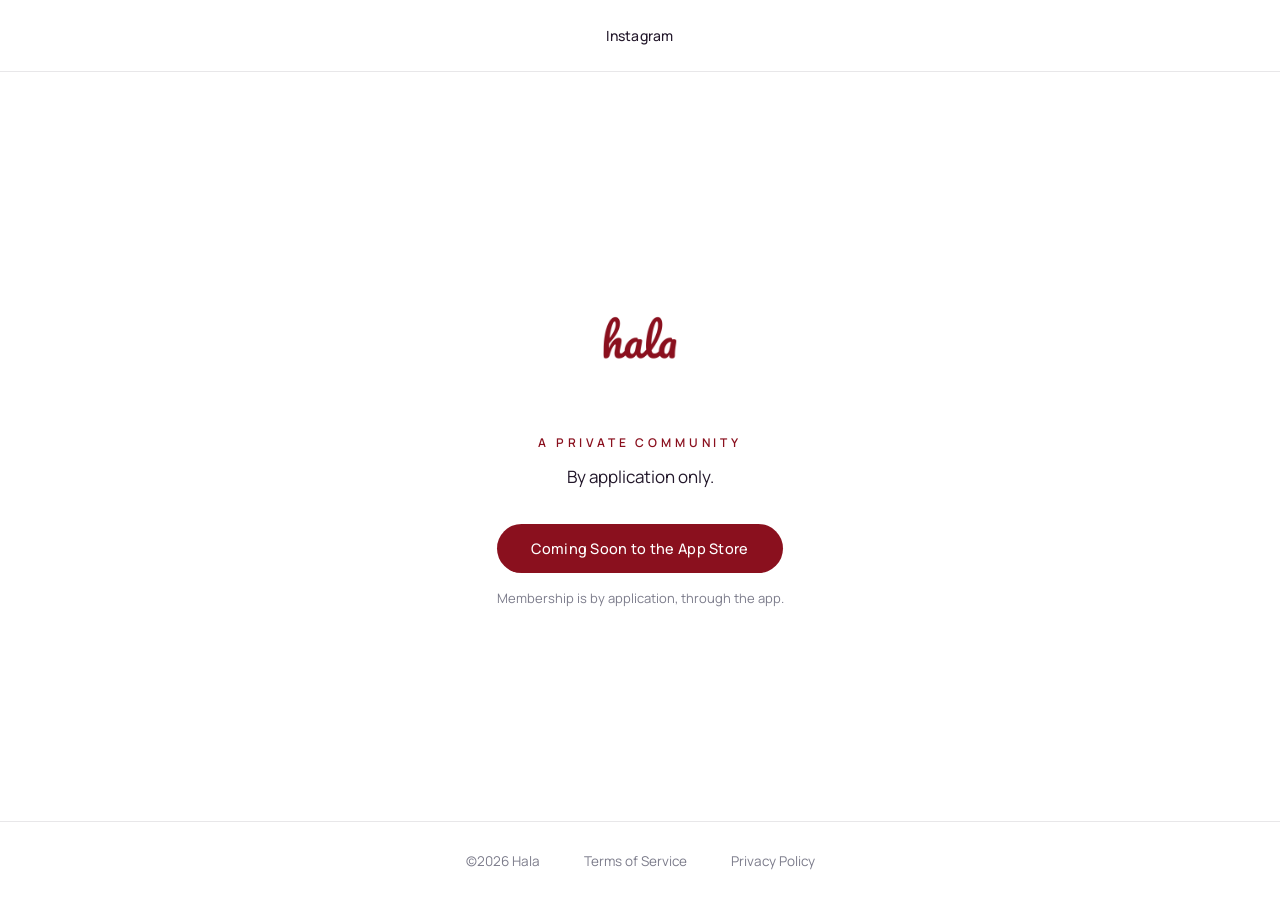
<file: index.html>
<!doctype html>
<html lang="en">
<head>
  <meta charset="utf-8" />
  <meta name="viewport" content="width=device-width, initial-scale=1" />
  <title>Hala — A Private Community</title>
  <meta name="description" content="Hala is a private, members-only community. Membership is by application only." />
  <link rel="icon" type="image/png" href="logo.png?v=5" />
  <link rel="apple-touch-icon" href="logo.png?v=5" />
  <meta property="og:title" content="Hala — A Private Community" />
  <meta property="og:description" content="A private, members-only community. By application only." />
  <meta property="og:image" content="https://halatheapp.com/logo.png?v=5" />
  <link rel="preconnect" href="https://fonts.googleapis.com" />
  <link rel="preconnect" href="https://fonts.gstatic.com" crossorigin />
  <link href="https://fonts.googleapis.com/css2?family=Manrope:wght@400;500;600;700&display=swap" rel="stylesheet" />
  <style>
    :root {
      --cream: #FFFFFF;
      --ink: #22172A;
      --olive: #8A101E;
      --muted: #7C7C8B;
      --hairline: rgba(34, 23, 42, 0.10);
    }
    * { margin: 0; padding: 0; box-sizing: border-box; }
    html, body { height: 100%; }
    body {
      font-family: 'Manrope', system-ui, -apple-system, sans-serif;
      background: var(--cream);
      color: var(--ink);
      display: flex;
      flex-direction: column;
      min-height: 100vh;
      -webkit-font-smoothing: antialiased;
    }
    a { color: inherit; text-decoration: none; }

    nav {
      display: flex;
      justify-content: center;
      gap: 44px;
      padding: 26px 24px;
      border-bottom: 1px solid var(--hairline);
    }
    nav a {
      font-size: 14px;
      font-weight: 500;
      letter-spacing: 0.02em;
      color: var(--ink);
      transition: color 0.2s ease;
    }
    nav a:hover { color: var(--olive); }

    main {
      flex: 1;
      display: flex;
      flex-direction: column;
      align-items: center;
      justify-content: center;
      text-align: center;
      padding: 64px 24px;
    }
    .logo {
      width: 108px;
      height: 108px;
      border-radius: 50%;
    }
    .overline {
      margin-top: 40px;
      font-size: 12px;
      font-weight: 600;
      letter-spacing: 0.32em;
      text-transform: uppercase;
      color: var(--olive);
    }
    .line {
      margin-top: 14px;
      font-size: 17px;
      font-weight: 400;
      color: var(--ink);
    }
    .pill {
      display: inline-block;
      margin-top: 36px;
      padding: 15px 34px;
      border-radius: 999px;
      background: var(--olive);
      color: var(--cream);
      font-size: 14.5px;
      font-weight: 500;
      letter-spacing: 0.02em;
    }
    .note {
      margin-top: 16px;
      font-size: 13px;
      color: var(--muted);
    }

    footer {
      border-top: 1px solid var(--hairline);
      padding: 30px 24px;
      display: flex;
      justify-content: center;
      gap: 44px;
      font-size: 13.5px;
      color: var(--muted);
    }
    footer a { color: var(--muted); transition: color 0.2s ease; }
    footer a:hover { color: var(--olive); }

    @media (max-width: 480px) {
      nav, footer { gap: 28px; }
      .logo { width: 92px; height: 92px; }
      .line { font-size: 16px; }
    }
  </style>
</head>
<body>
  <nav>
    <a href="https://instagram.com/halatheapp" target="_blank" rel="noopener">Instagram</a>
  </nav>

  <main>
    <img class="logo" src="logo.png?v=5" alt="Hala" width="108" height="108" />
    <p class="overline">A Private Community</p>
    <p class="line">By application only.</p>
    <span class="pill">Coming Soon to the App&nbsp;Store</span>
    <p class="note">Membership is by application, through the app.</p>
  </main>

  <footer>
    <span>&copy;2026 Hala</span>
    <a href="/terms.html">Terms of Service</a>
    <a href="/privacy.html">Privacy Policy</a>
  </footer>
</body>
</html>
</file>
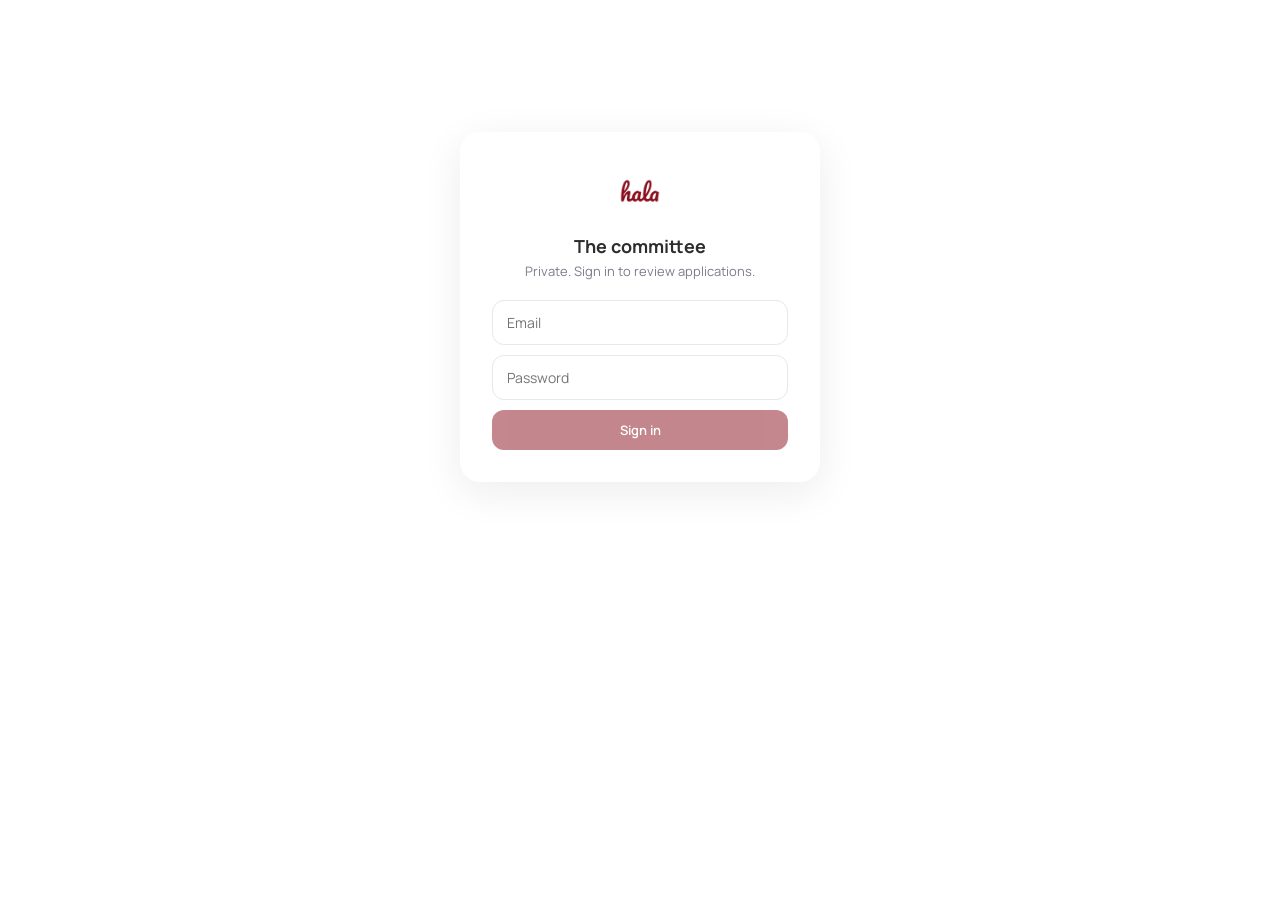
<file: admin/index.html>
<!doctype html>
<html lang="en">
  <head>
    <meta charset="UTF-8" />
    <meta name="viewport" content="width=device-width, initial-scale=1.0" />
    <meta name="robots" content="noindex, nofollow" />
    <title>Hala — Committee</title>
    <link rel="preconnect" href="https://fonts.googleapis.com" />
    <link
      href="https://fonts.googleapis.com/css2?family=Manrope:wght@400;500;600;700&display=swap"
      rel="stylesheet"
    />
    <script type="module" crossorigin src="/admin/assets/index-BuIF-k6N.js"></script>
    <link rel="stylesheet" crossorigin href="/admin/assets/index-CRYZe0pM.css">
  </head>
  <body>
    <div id="root"></div>
  </body>
</html>
</file>
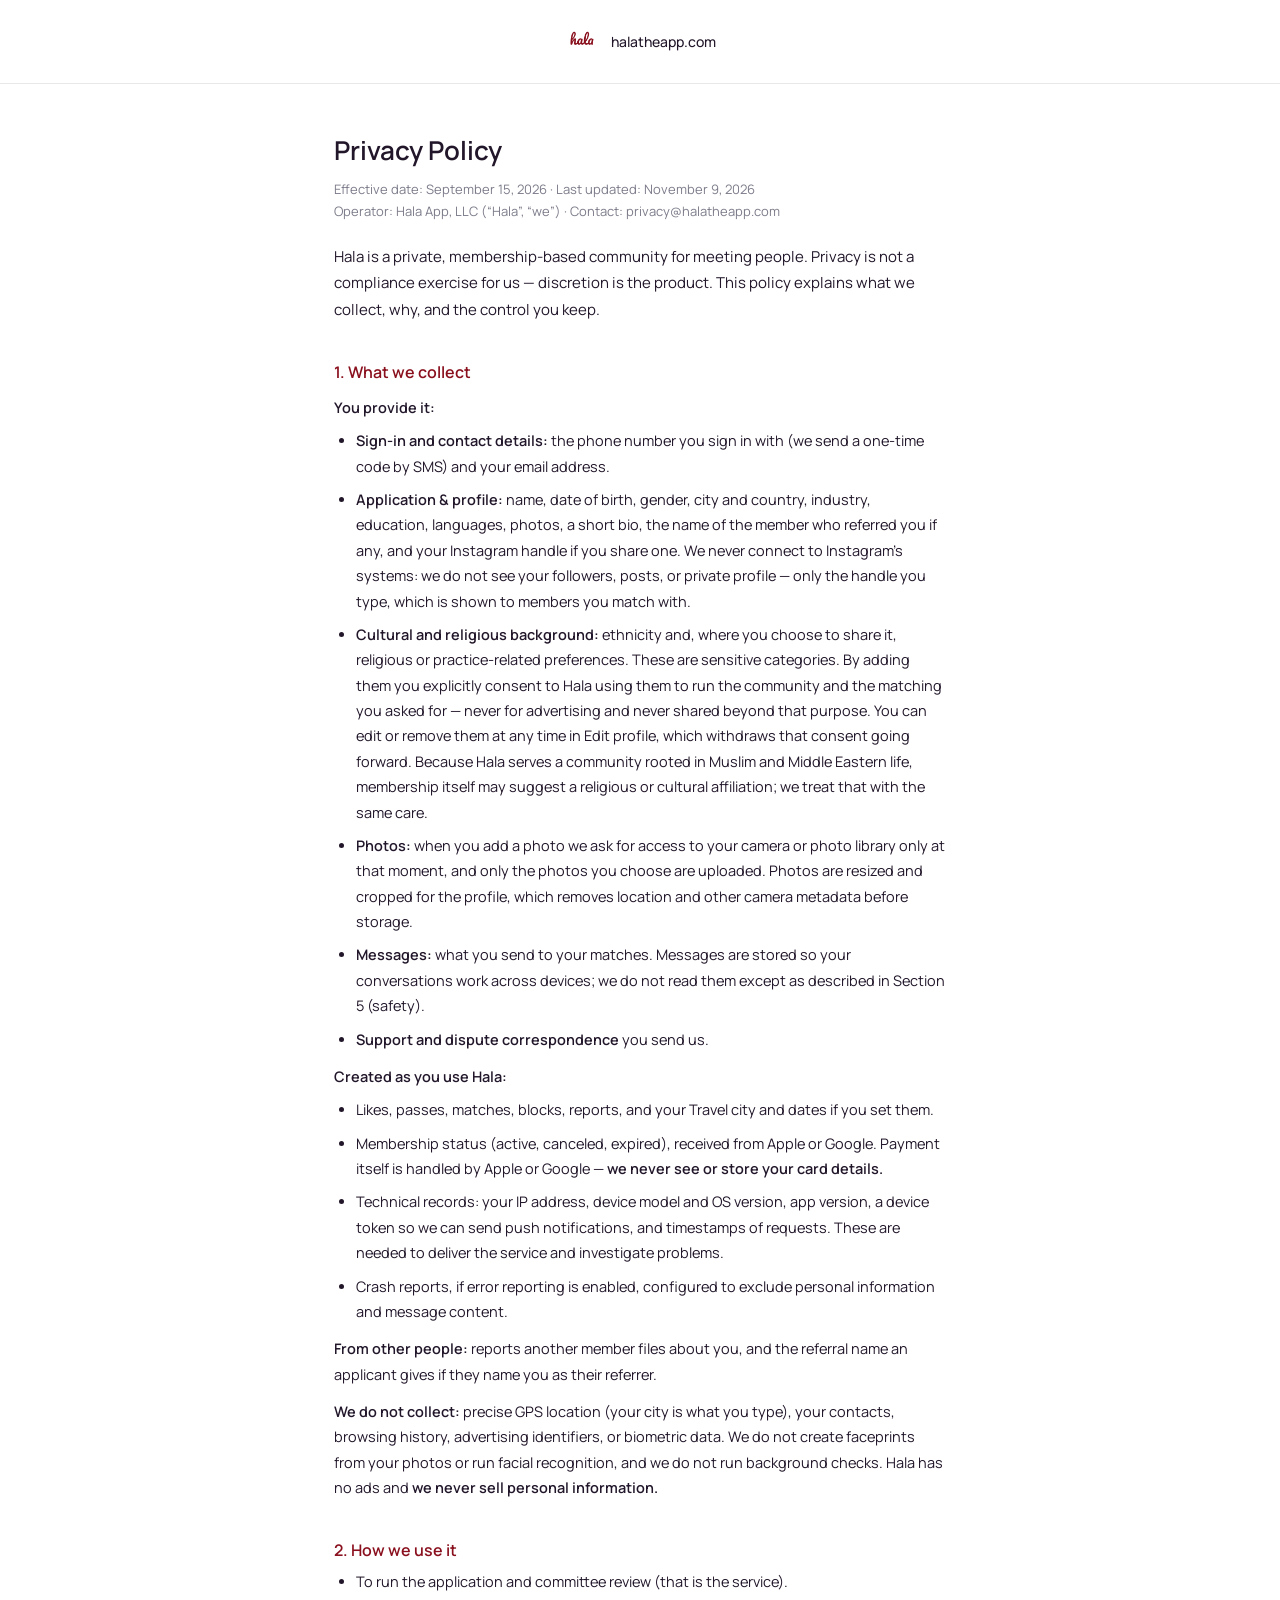
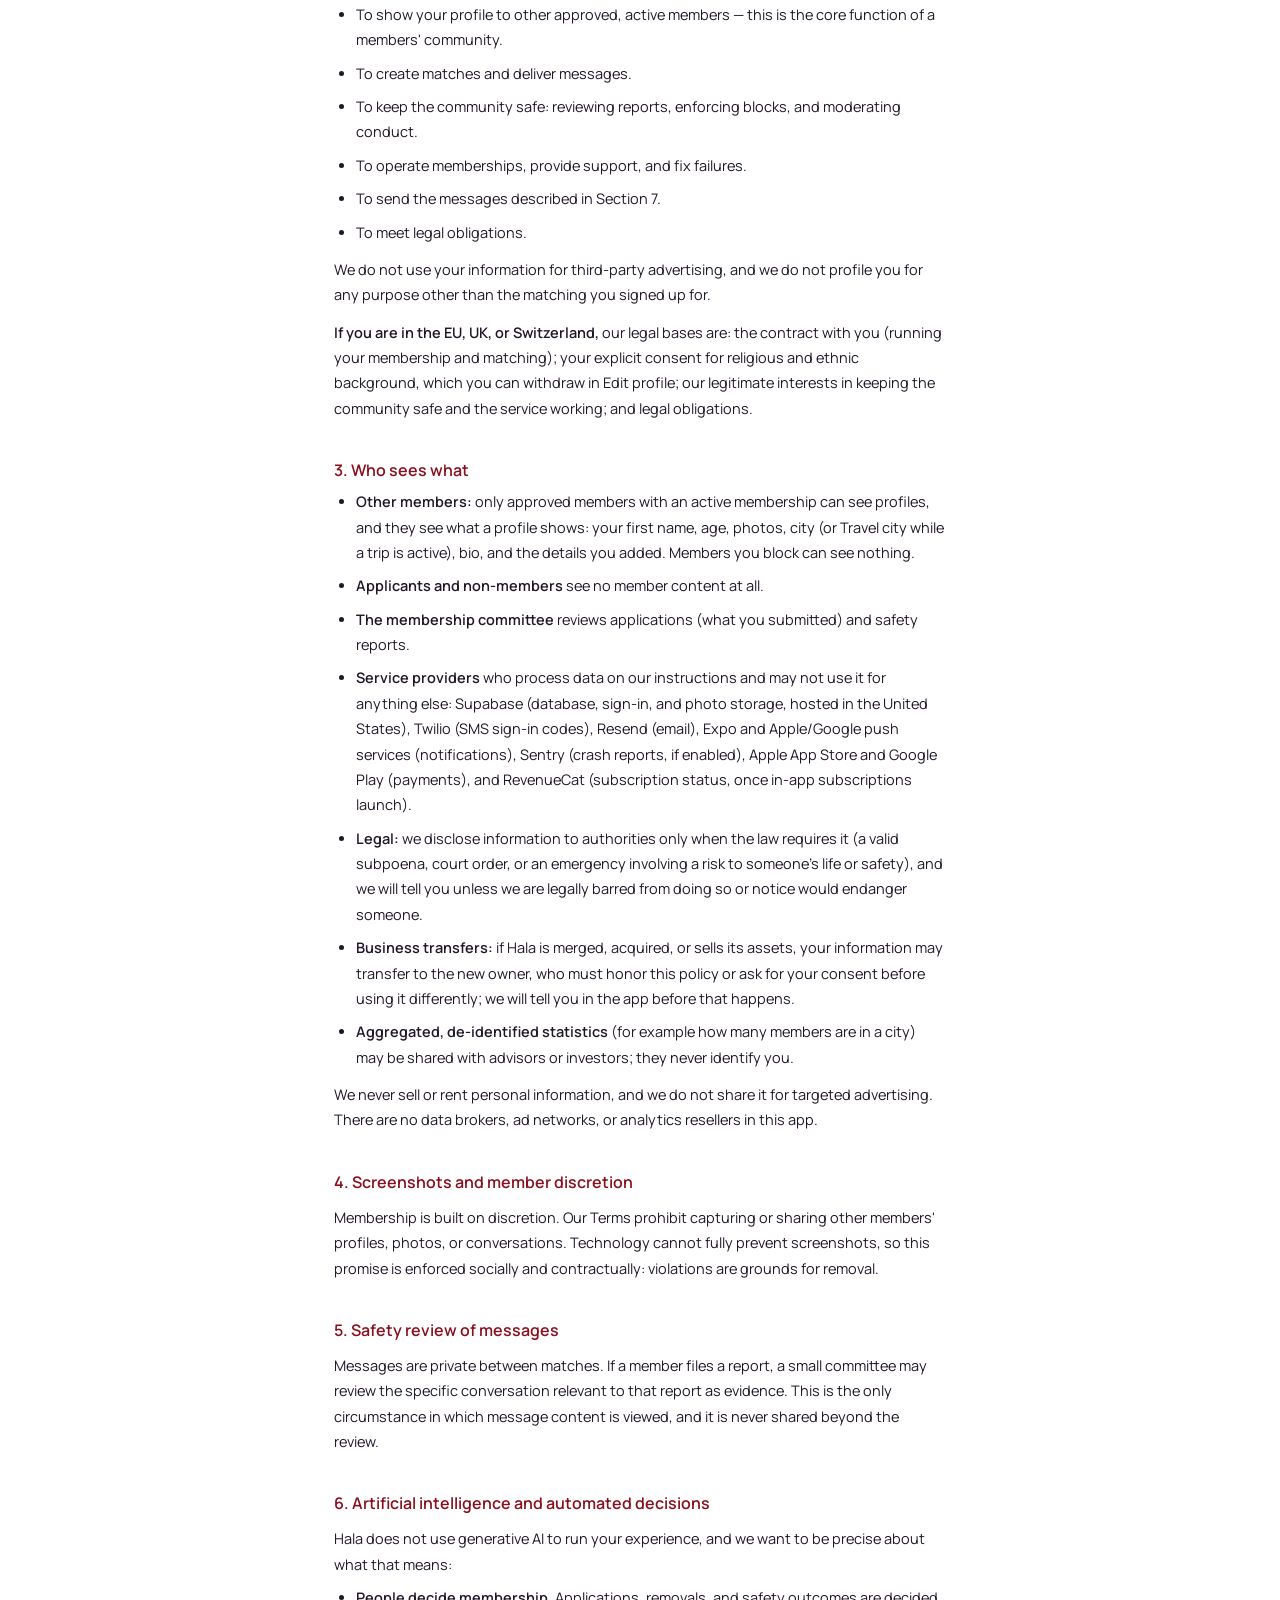
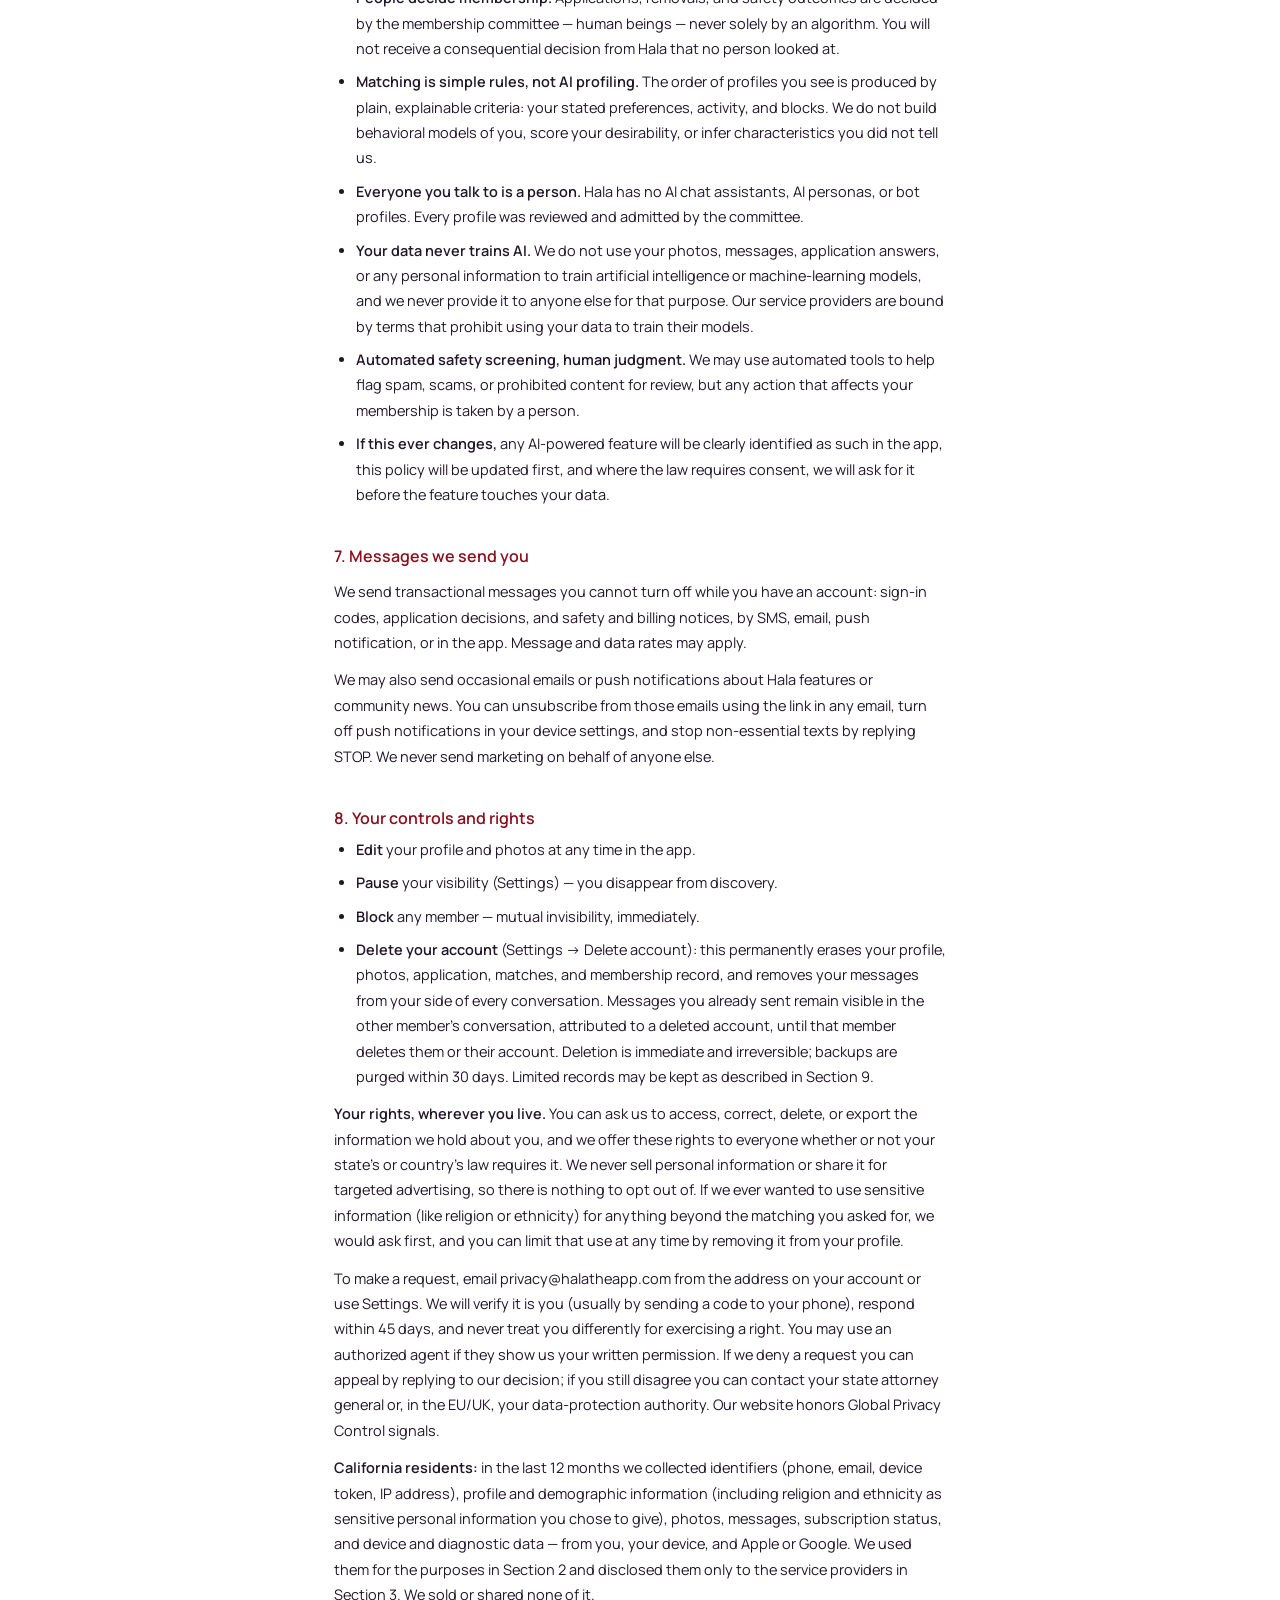
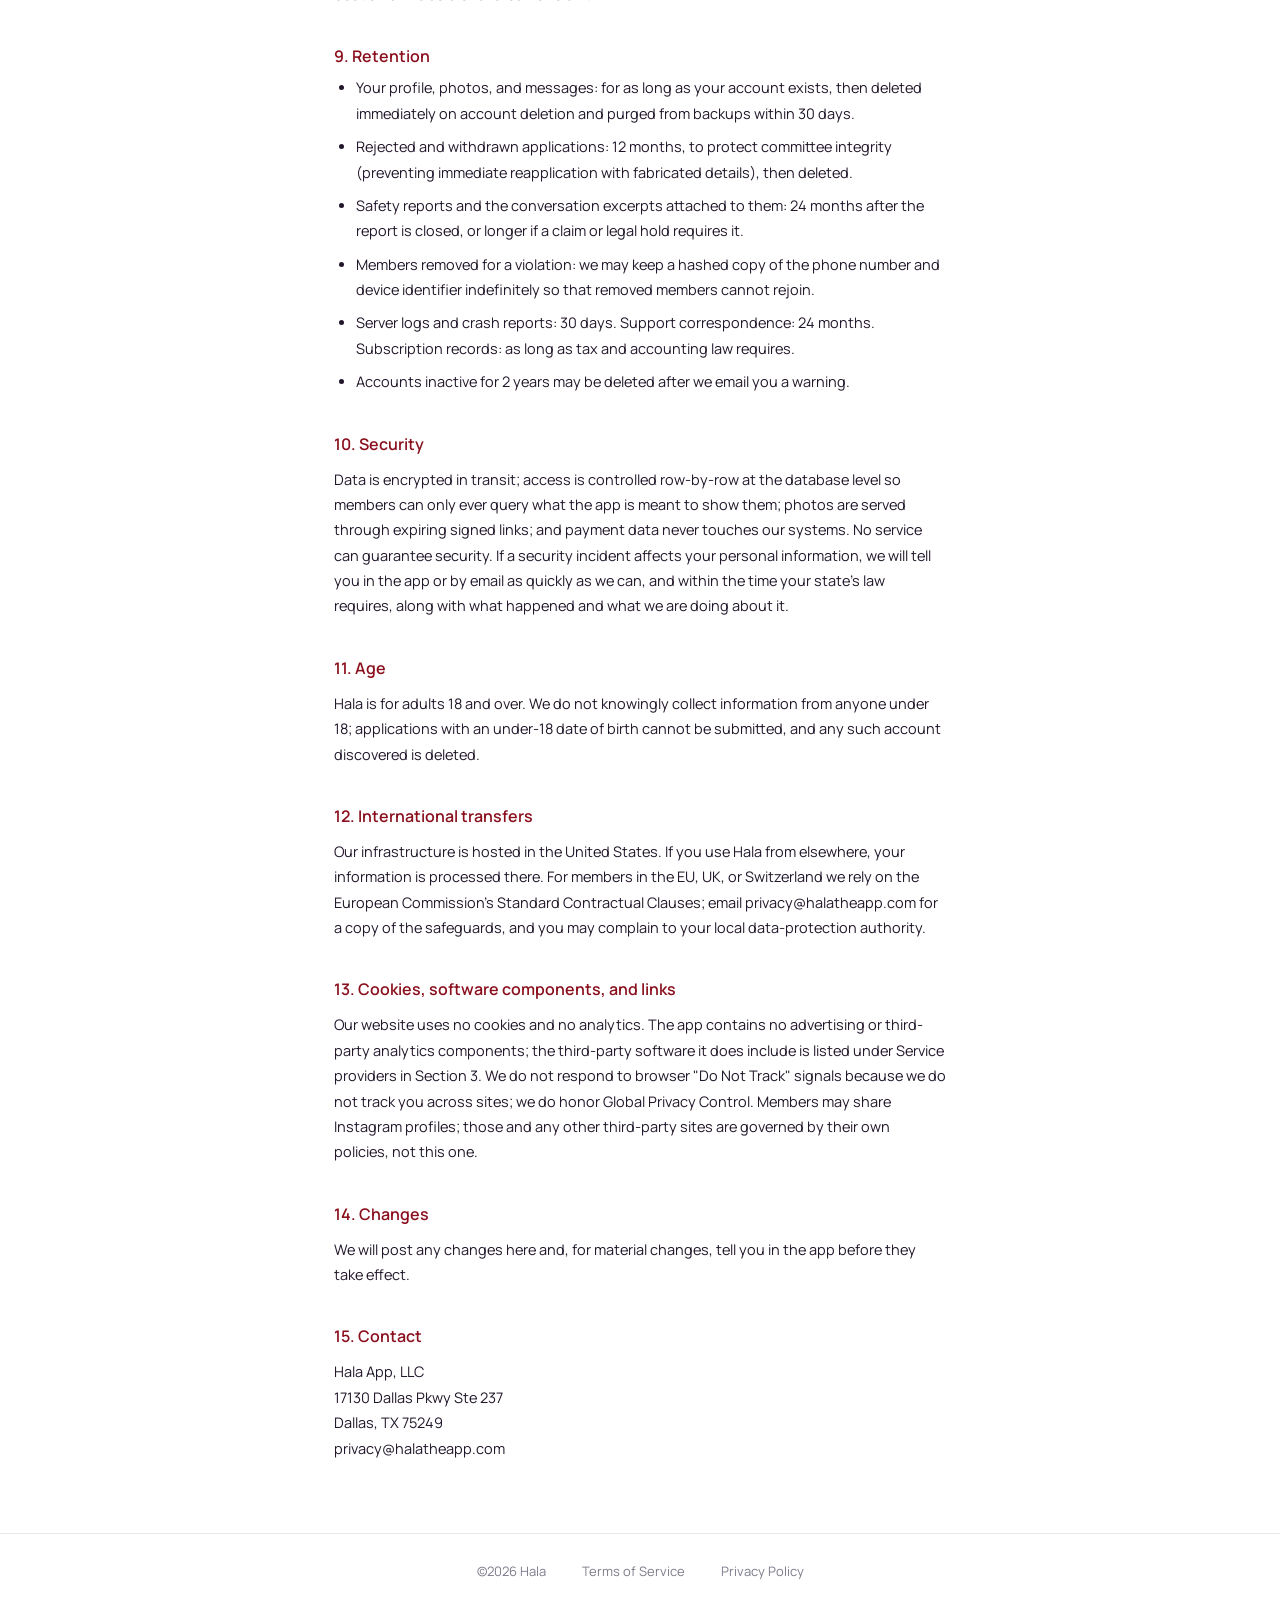
<file: privacy.html>
<!doctype html>
<html lang="en">
<head>
  <meta charset="utf-8" />
  <meta name="viewport" content="width=device-width, initial-scale=1" />
  <title>Privacy Policy — Hala</title>
  <meta name="description" content="Hala's privacy policy. Discretion is the product." />
  <link rel="icon" type="image/png" href="logo.png?v=5" />
  <link rel="preconnect" href="https://fonts.googleapis.com" />
  <link rel="preconnect" href="https://fonts.gstatic.com" crossorigin />
  <link href="https://fonts.googleapis.com/css2?family=Manrope:wght@400;500;600;700&display=swap" rel="stylesheet" />
  <style>
    :root { --cream:#FFFFFF; --ink:#22172A; --olive:#8A101E; --muted:#7C7C8B; --hairline:rgba(34,23,42,0.10); }
    * { margin:0; padding:0; box-sizing:border-box; }
    body { font-family:'Manrope',system-ui,sans-serif; background:var(--cream); color:var(--ink);
           -webkit-font-smoothing:antialiased; }
    a { color:var(--olive); text-decoration:none; }
    a:hover { text-decoration:underline; }
    nav { display:flex; justify-content:center; align-items:center; gap:12px; padding:22px 24px;
          border-bottom:1px solid var(--hairline); }
    nav img { width:34px; height:34px; border-radius:50%; }
    nav a.home { color:var(--ink); font-weight:500; font-size:14px; }
    main { max-width:660px; margin:0 auto; padding:48px 24px 72px; }
    h1 { font-size:26px; font-weight:600; }
    .meta { margin-top:10px; font-size:13px; color:var(--muted); line-height:1.7; }
    .lede { margin-top:22px; font-size:15px; line-height:1.75; }
    h2 { margin-top:38px; font-size:16px; font-weight:600; color:var(--olive); }
    p, li { margin-top:12px; font-size:14.5px; line-height:1.75; }
    ul { margin-top:4px; padding-left:22px; }
    li { margin-top:8px; }
    b { font-weight:600; }
    footer { border-top:1px solid var(--hairline); padding:28px 24px; display:flex;
             justify-content:center; gap:36px; font-size:13px; color:var(--muted); }
    footer a { color:var(--muted); }
    footer a:hover { color:var(--olive); }
  </style>
</head>
<body>
  <nav>
    <a href="/"><img src="logo.png?v=5" alt="Hala" /></a>
    <a class="home" href="/">halatheapp.com</a>
  </nav>

  <main>
    <h1>Privacy Policy</h1>
    <div class="meta">
      Effective date: September 15, 2026 &middot; Last updated: November 9, 2026<br />
      Operator: Hala App, LLC (&ldquo;Hala&rdquo;, &ldquo;we&rdquo;) &middot; Contact: privacy@halatheapp.com
    </div>

    <p class="lede">
      Hala is a private, membership-based community for meeting people. Privacy is not a compliance exercise for us — discretion is the product. This policy explains what we collect, why, and the control you keep.
    </p>

    <h2>1. What we collect</h2>
    <p><b>You provide it:</b></p>
    <ul>
      <li><b>Sign-in and contact details:</b> the phone number you sign in with (we send a one-time code by SMS) and your email address.</li>
      <li><b>Application &amp; profile:</b> name, date of birth, gender, city and country, industry, education, languages, photos, a short bio, the name of the member who referred you if any, and your Instagram handle if you share one. We never connect to Instagram's systems: we do not see your followers, posts, or private profile — only the handle you type, which is shown to members you match with.</li>
      <li><b>Cultural and religious background:</b> ethnicity and, where you choose to share it, religious or practice-related preferences. These are sensitive categories. By adding them you explicitly consent to Hala using them to run the community and the matching you asked for — never for advertising and never shared beyond that purpose. You can edit or remove them at any time in Edit profile, which withdraws that consent going forward. Because Hala serves a community rooted in Muslim and Middle Eastern life, membership itself may suggest a religious or cultural affiliation; we treat that with the same care.</li>
      <li><b>Photos:</b> when you add a photo we ask for access to your camera or photo library only at that moment, and only the photos you choose are uploaded. Photos are resized and cropped for the profile, which removes location and other camera metadata before storage.</li>
      <li><b>Messages:</b> what you send to your matches. Messages are stored so your conversations work across devices; we do not read them except as described in Section 5 (safety).</li>
      <li><b>Support and dispute correspondence</b> you send us.</li>
    </ul>
    <p><b>Created as you use Hala:</b></p>
    <ul>
      <li>Likes, passes, matches, blocks, reports, and your Travel city and dates if you set them.</li>
      <li>Membership status (active, canceled, expired), received from Apple or Google. Payment itself is handled by Apple or Google — <b>we never see or store your card details.</b></li>
      <li>Technical records: your IP address, device model and OS version, app version, a device token so we can send push notifications, and timestamps of requests. These are needed to deliver the service and investigate problems.</li>
      <li>Crash reports, if error reporting is enabled, configured to exclude personal information and message content.</li>
    </ul>
    <p><b>From other people:</b> reports another member files about you, and the referral name an applicant gives if they name you as their referrer.</p>
    <p><b>We do not collect:</b> precise GPS location (your city is what you type), your contacts, browsing history, advertising identifiers, or biometric data. We do not create faceprints from your photos or run facial recognition, and we do not run background checks. Hala has no ads and <b>we never sell personal information.</b></p>

    <h2>2. How we use it</h2>
    <ul>
      <li>To run the application and committee review (that is the service).</li>
      <li>To show your profile to other approved, active members — this is the core function of a members' community.</li>
      <li>To create matches and deliver messages.</li>
      <li>To keep the community safe: reviewing reports, enforcing blocks, and moderating conduct.</li>
      <li>To operate memberships, provide support, and fix failures.</li>
      <li>To send the messages described in Section 7.</li>
      <li>To meet legal obligations.</li>
    </ul>
    <p>We do not use your information for third-party advertising, and we do not profile you for any purpose other than the matching you signed up for.</p>
    <p><b>If you are in the EU, UK, or Switzerland,</b> our legal bases are: the contract with you (running your membership and matching); your explicit consent for religious and ethnic background, which you can withdraw in Edit profile; our legitimate interests in keeping the community safe and the service working; and legal obligations.</p>

    <h2>3. Who sees what</h2>
    <ul>
      <li><b>Other members:</b> only approved members with an active membership can see profiles, and they see what a profile shows: your first name, age, photos, city (or Travel city while a trip is active), bio, and the details you added. Members you block can see nothing.</li>
      <li><b>Applicants and non-members</b> see no member content at all.</li>
      <li><b>The membership committee</b> reviews applications (what you submitted) and safety reports.</li>
      <li><b>Service providers</b> who process data on our instructions and may not use it for anything else: Supabase (database, sign-in, and photo storage, hosted in the United States), Twilio (SMS sign-in codes), Resend (email), Expo and Apple/Google push services (notifications), Sentry (crash reports, if enabled), Apple App Store and Google Play (payments), and RevenueCat (subscription status, once in-app subscriptions launch).</li>
      <li><b>Legal:</b> we disclose information to authorities only when the law requires it (a valid subpoena, court order, or an emergency involving a risk to someone's life or safety), and we will tell you unless we are legally barred from doing so or notice would endanger someone.</li>
      <li><b>Business transfers:</b> if Hala is merged, acquired, or sells its assets, your information may transfer to the new owner, who must honor this policy or ask for your consent before using it differently; we will tell you in the app before that happens.</li>
      <li><b>Aggregated, de-identified statistics</b> (for example how many members are in a city) may be shared with advisors or investors; they never identify you.</li>
    </ul>
    <p>We never sell or rent personal information, and we do not share it for targeted advertising. There are no data brokers, ad networks, or analytics resellers in this app.</p>

    <h2>4. Screenshots and member discretion</h2>
    <p>Membership is built on discretion. Our Terms prohibit capturing or sharing other members' profiles, photos, or conversations. Technology cannot fully prevent screenshots, so this promise is enforced socially and contractually: violations are grounds for removal.</p>

    <h2>5. Safety review of messages</h2>
    <p>Messages are private between matches. If a member files a report, a small committee may review the specific conversation relevant to that report as evidence. This is the only circumstance in which message content is viewed, and it is never shared beyond the review.</p>

    <h2>6. Artificial intelligence and automated decisions</h2>
    <p>Hala does not use generative AI to run your experience, and we want to be precise about what that means:</p>
    <ul>
      <li><b>People decide membership.</b> Applications, removals, and safety outcomes are decided by the membership committee — human beings — never solely by an algorithm. You will not receive a consequential decision from Hala that no person looked at.</li>
      <li><b>Matching is simple rules, not AI profiling.</b> The order of profiles you see is produced by plain, explainable criteria: your stated preferences, activity, and blocks. We do not build behavioral models of you, score your desirability, or infer characteristics you did not tell us.</li>
      <li><b>Everyone you talk to is a person.</b> Hala has no AI chat assistants, AI personas, or bot profiles. Every profile was reviewed and admitted by the committee.</li>
      <li><b>Your data never trains AI.</b> We do not use your photos, messages, application answers, or any personal information to train artificial intelligence or machine-learning models, and we never provide it to anyone else for that purpose. Our service providers are bound by terms that prohibit using your data to train their models.</li>
      <li><b>Automated safety screening, human judgment.</b> We may use automated tools to help flag spam, scams, or prohibited content for review, but any action that affects your membership is taken by a person.</li>
      <li><b>If this ever changes,</b> any AI-powered feature will be clearly identified as such in the app, this policy will be updated first, and where the law requires consent, we will ask for it before the feature touches your data.</li>
    </ul>

    <h2>7. Messages we send you</h2>
    <p>We send transactional messages you cannot turn off while you have an account: sign-in codes, application decisions, and safety and billing notices, by SMS, email, push notification, or in the app. Message and data rates may apply.</p>
    <p>We may also send occasional emails or push notifications about Hala features or community news. You can unsubscribe from those emails using the link in any email, turn off push notifications in your device settings, and stop non-essential texts by replying STOP. We never send marketing on behalf of anyone else.</p>

    <h2>8. Your controls and rights</h2>
    <ul>
      <li><b>Edit</b> your profile and photos at any time in the app.</li>
      <li><b>Pause</b> your visibility (Settings) — you disappear from discovery.</li>
      <li><b>Block</b> any member — mutual invisibility, immediately.</li>
      <li><b>Delete your account</b> (Settings → Delete account): this permanently erases your profile, photos, application, matches, and membership record, and removes your messages from your side of every conversation. Messages you already sent remain visible in the other member's conversation, attributed to a deleted account, until that member deletes them or their account. Deletion is immediate and irreversible; backups are purged within 30 days. Limited records may be kept as described in Section 9.</li>
    </ul>
    <p><b>Your rights, wherever you live.</b> You can ask us to access, correct, delete, or export the information we hold about you, and we offer these rights to everyone whether or not your state's or country's law requires it. We never sell personal information or share it for targeted advertising, so there is nothing to opt out of. If we ever wanted to use sensitive information (like religion or ethnicity) for anything beyond the matching you asked for, we would ask first, and you can limit that use at any time by removing it from your profile.</p>
    <p>To make a request, email privacy@halatheapp.com from the address on your account or use Settings. We will verify it is you (usually by sending a code to your phone), respond within 45 days, and never treat you differently for exercising a right. You may use an authorized agent if they show us your written permission. If we deny a request you can appeal by replying to our decision; if you still disagree you can contact your state attorney general or, in the EU/UK, your data-protection authority. Our website honors Global Privacy Control signals.</p>
    <p><b>California residents:</b> in the last 12 months we collected identifiers (phone, email, device token, IP address), profile and demographic information (including religion and ethnicity as sensitive personal information you chose to give), photos, messages, subscription status, and device and diagnostic data — from you, your device, and Apple or Google. We used them for the purposes in Section 2 and disclosed them only to the service providers in Section 3. We sold or shared none of it.</p>

    <h2>9. Retention</h2>
    <ul>
      <li>Your profile, photos, and messages: for as long as your account exists, then deleted immediately on account deletion and purged from backups within 30 days.</li>
      <li>Rejected and withdrawn applications: 12 months, to protect committee integrity (preventing immediate reapplication with fabricated details), then deleted.</li>
      <li>Safety reports and the conversation excerpts attached to them: 24 months after the report is closed, or longer if a claim or legal hold requires it.</li>
      <li>Members removed for a violation: we may keep a hashed copy of the phone number and device identifier indefinitely so that removed members cannot rejoin.</li>
      <li>Server logs and crash reports: 30 days. Support correspondence: 24 months. Subscription records: as long as tax and accounting law requires.</li>
      <li>Accounts inactive for 2 years may be deleted after we email you a warning.</li>
    </ul>

    <h2>10. Security</h2>
    <p>Data is encrypted in transit; access is controlled row-by-row at the database level so members can only ever query what the app is meant to show them; photos are served through expiring signed links; and payment data never touches our systems. No service can guarantee security. If a security incident affects your personal information, we will tell you in the app or by email as quickly as we can, and within the time your state's law requires, along with what happened and what we are doing about it.</p>

    <h2>11. Age</h2>
    <p>Hala is for adults 18 and over. We do not knowingly collect information from anyone under 18; applications with an under-18 date of birth cannot be submitted, and any such account discovered is deleted.</p>

    <h2>12. International transfers</h2>
    <p>Our infrastructure is hosted in the United States. If you use Hala from elsewhere, your information is processed there. For members in the EU, UK, or Switzerland we rely on the European Commission's Standard Contractual Clauses; email privacy@halatheapp.com for a copy of the safeguards, and you may complain to your local data-protection authority.</p>

    <h2>13. Cookies, software components, and links</h2>
    <p>Our website uses no cookies and no analytics. The app contains no advertising or third-party analytics components; the third-party software it does include is listed under Service providers in Section 3. We do not respond to browser "Do Not Track" signals because we do not track you across sites; we do honor Global Privacy Control. Members may share Instagram profiles; those and any other third-party sites are governed by their own policies, not this one.</p>

    <h2>14. Changes</h2>
    <p>We will post any changes here and, for material changes, tell you in the app before they take effect.</p>

    <h2>15. Contact</h2>
    <p>Hala App, LLC<br />17130 Dallas Pkwy Ste 237<br />Dallas, TX 75249<br />privacy@halatheapp.com</p>
  </main>

  <footer>
    <span>&copy;2026 Hala</span>
    <a href="/terms.html">Terms of Service</a>
    <a href="/privacy.html">Privacy Policy</a>
  </footer>
</body>
</html>
</file>
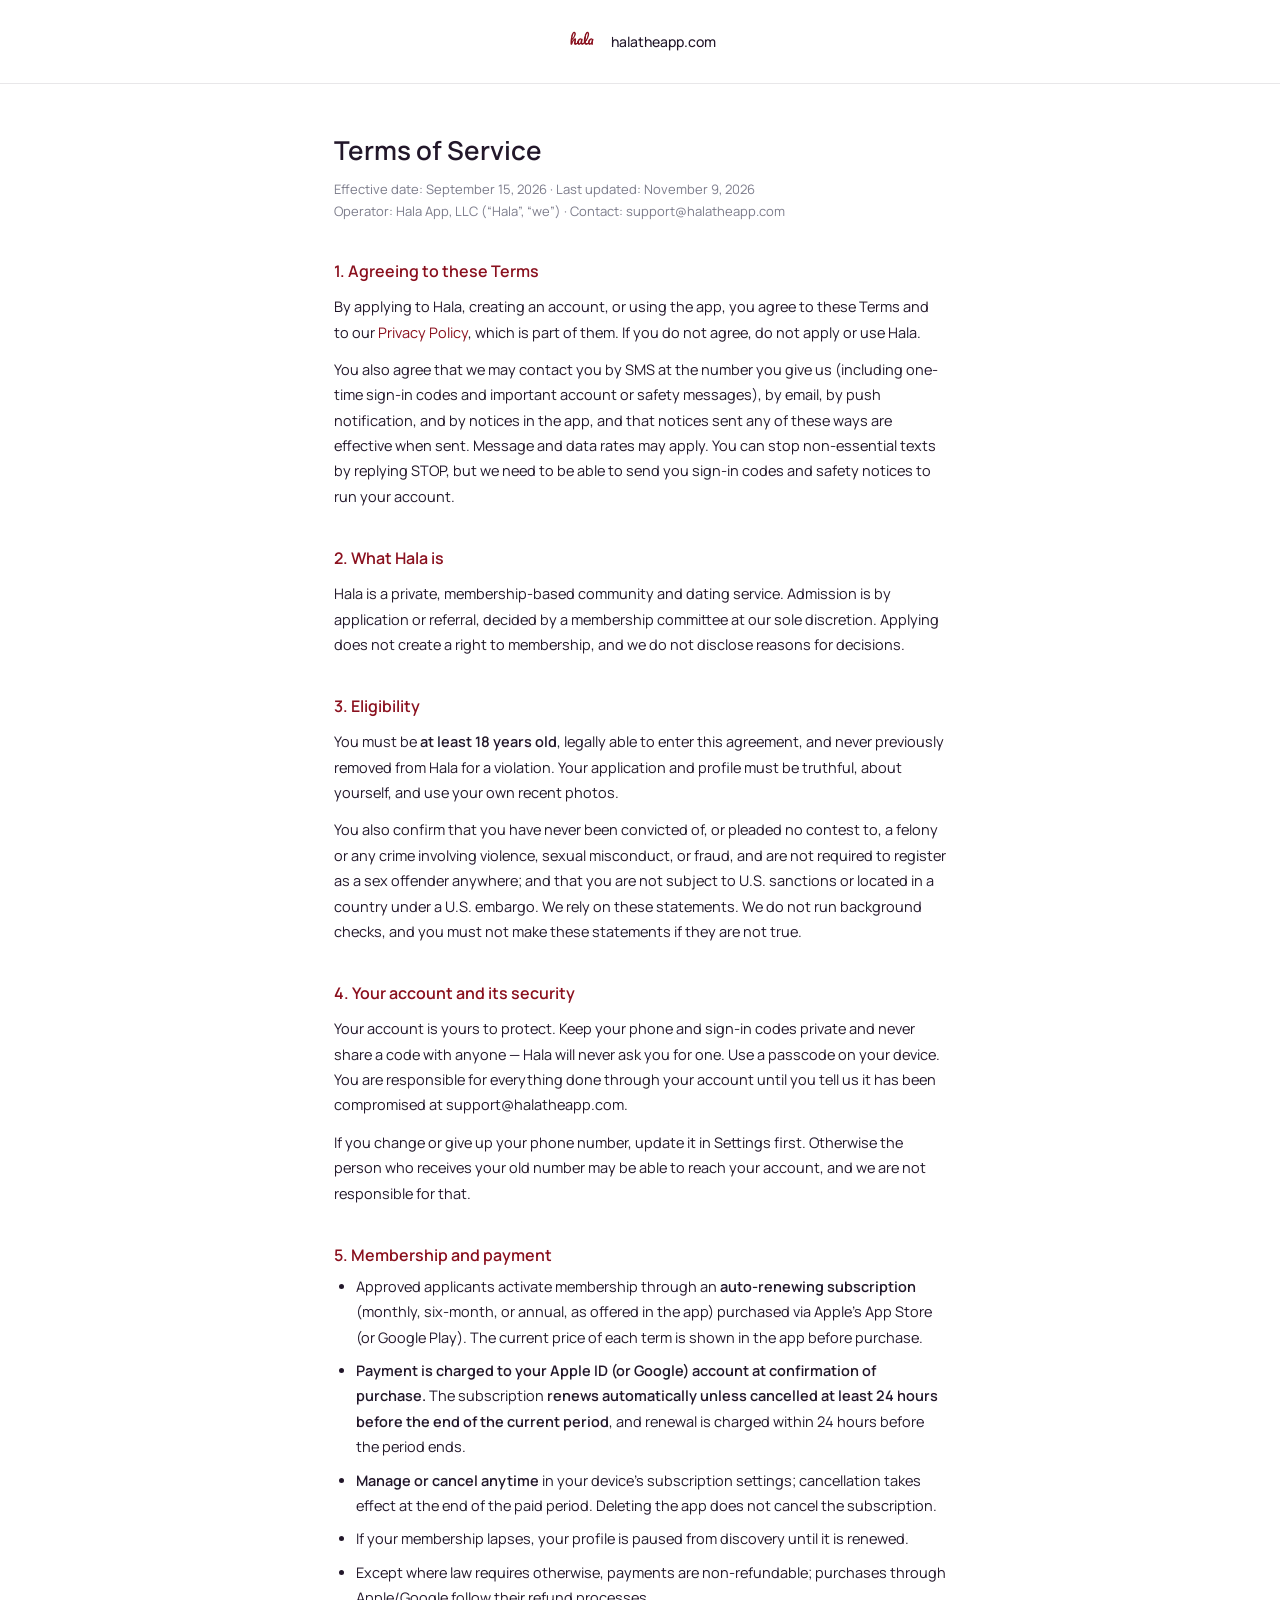
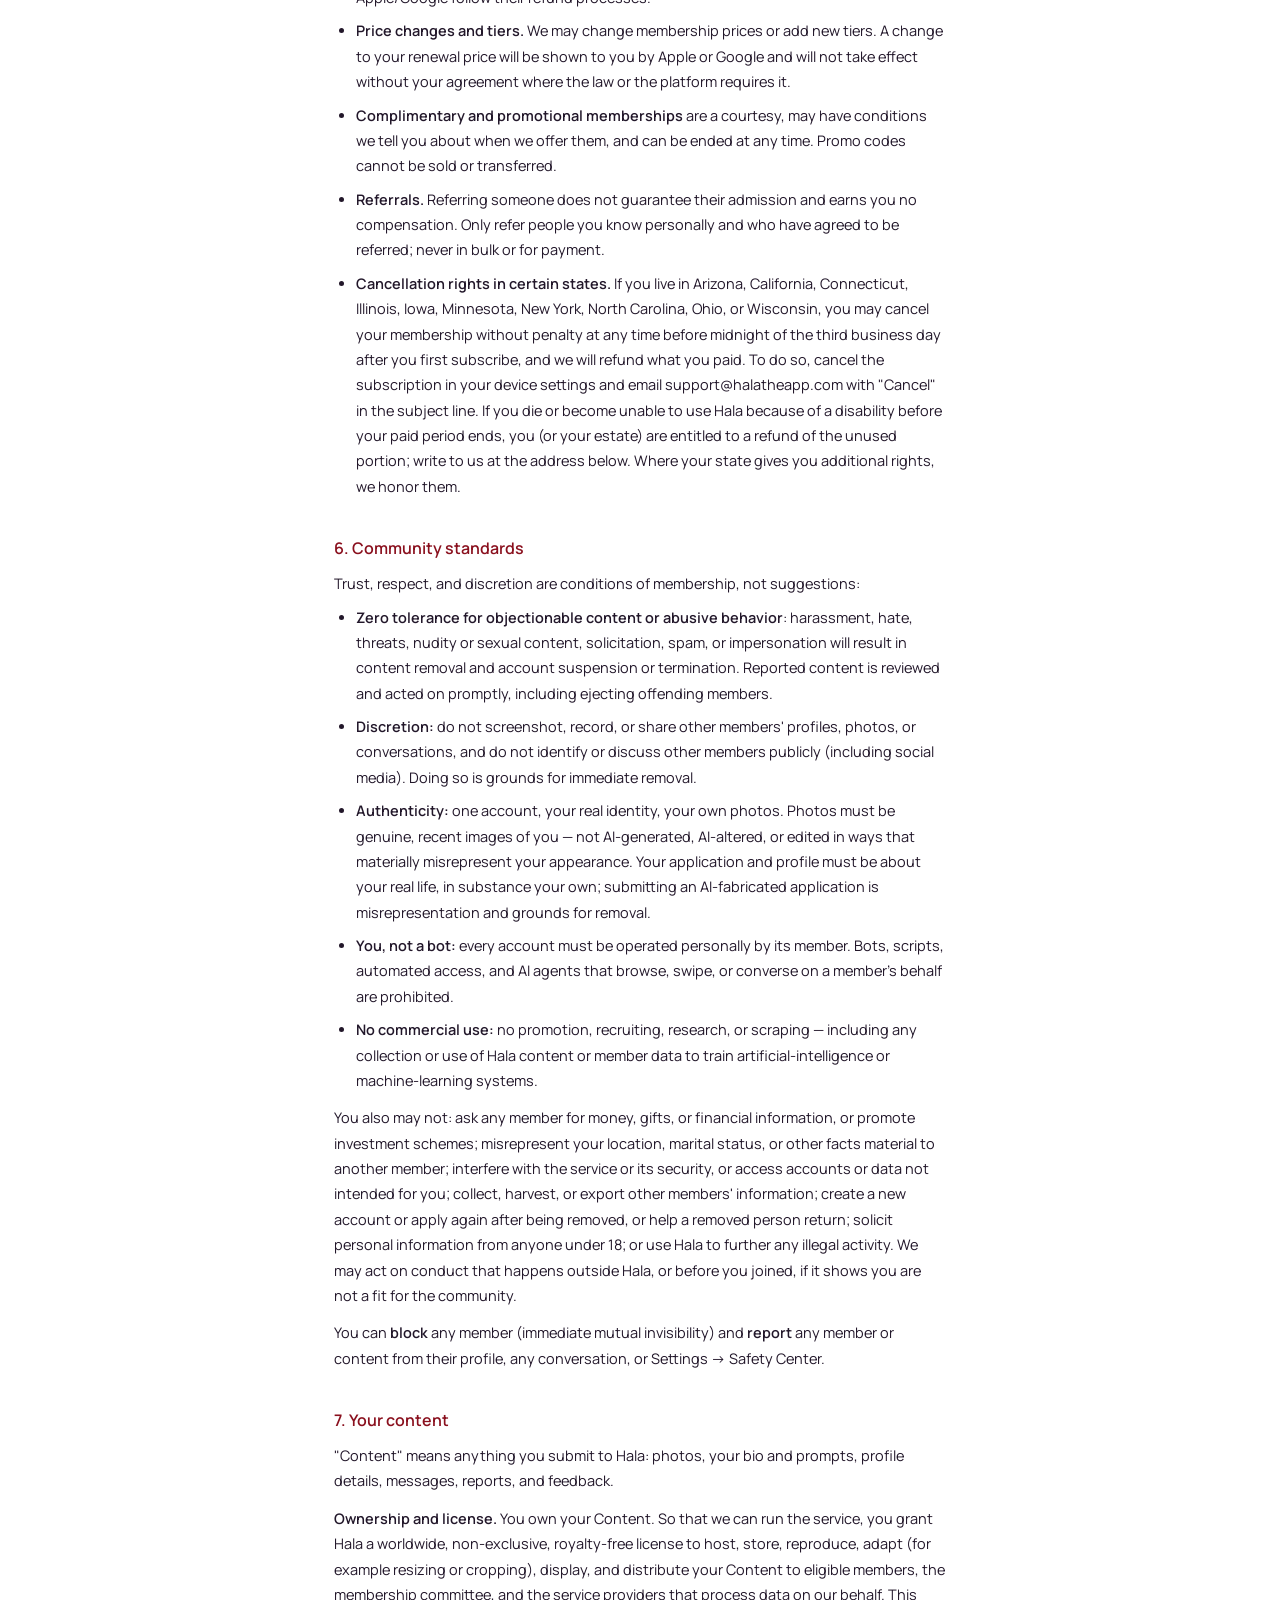
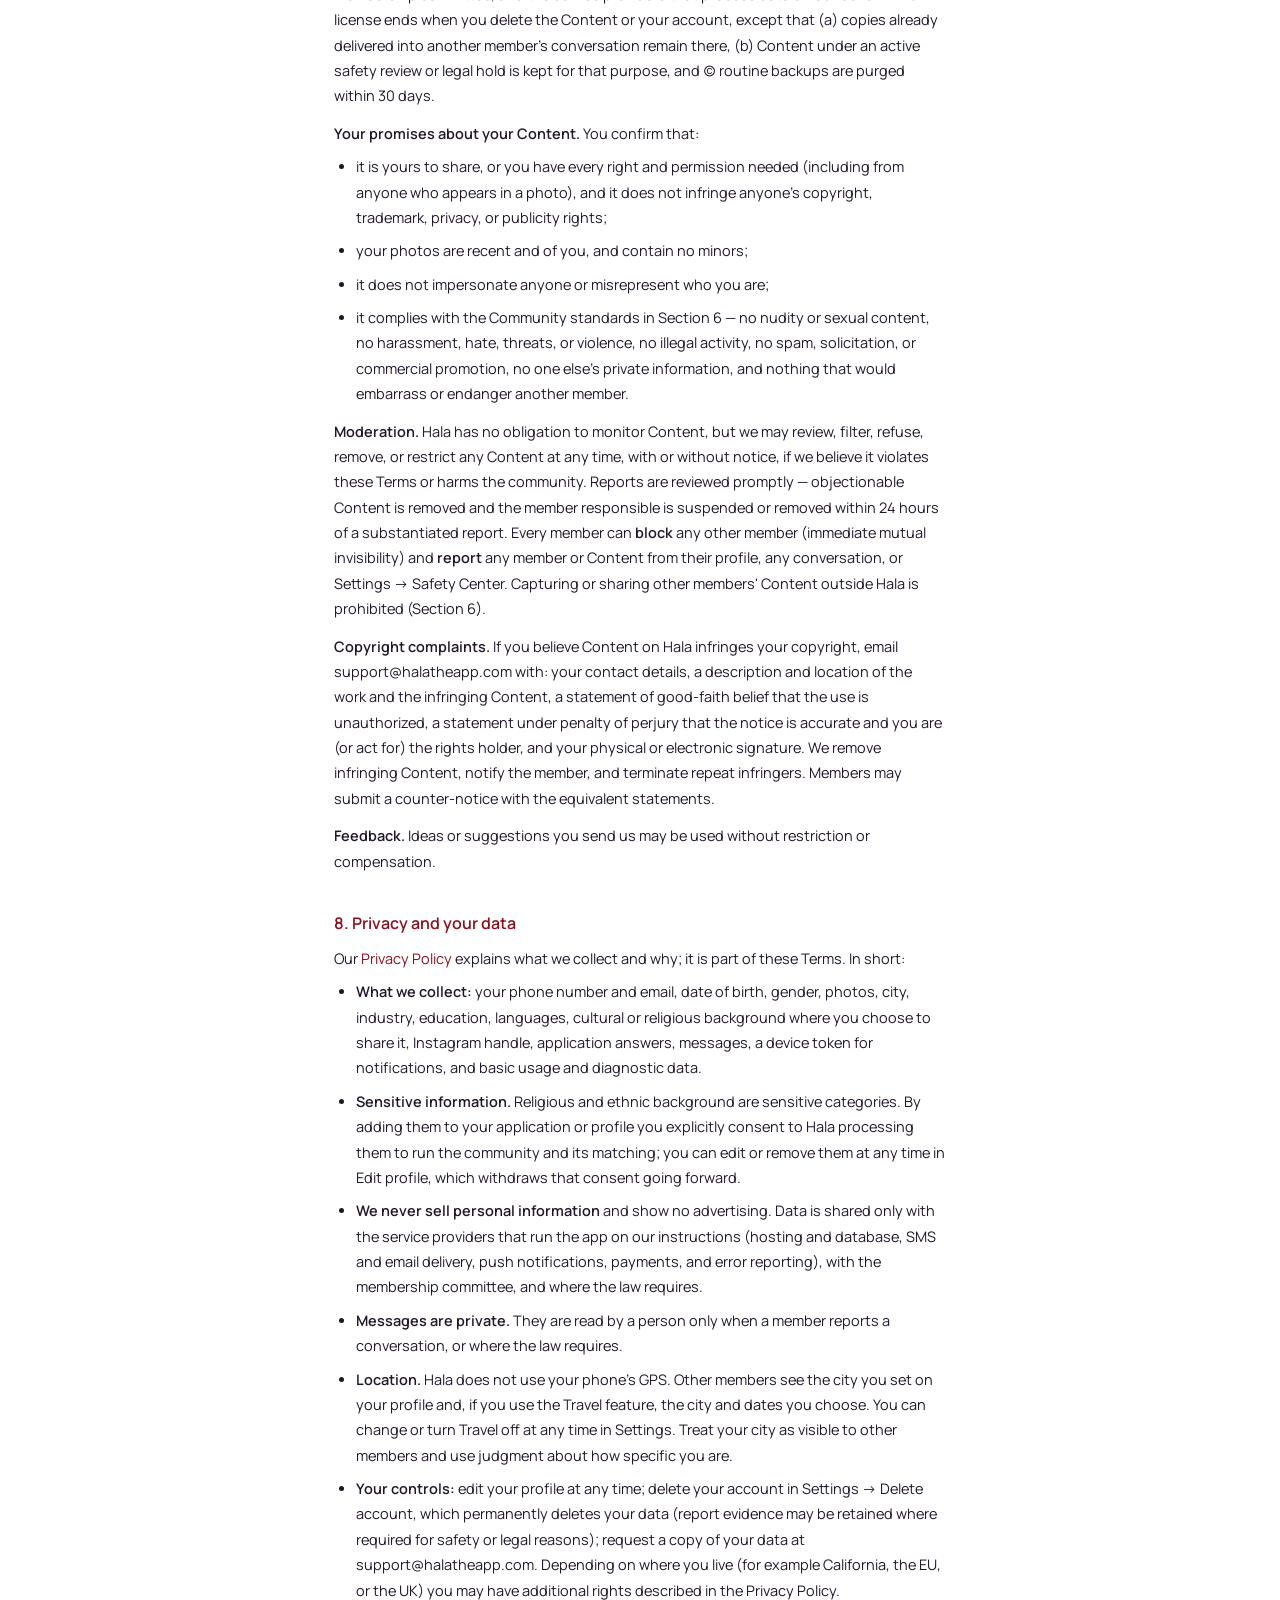
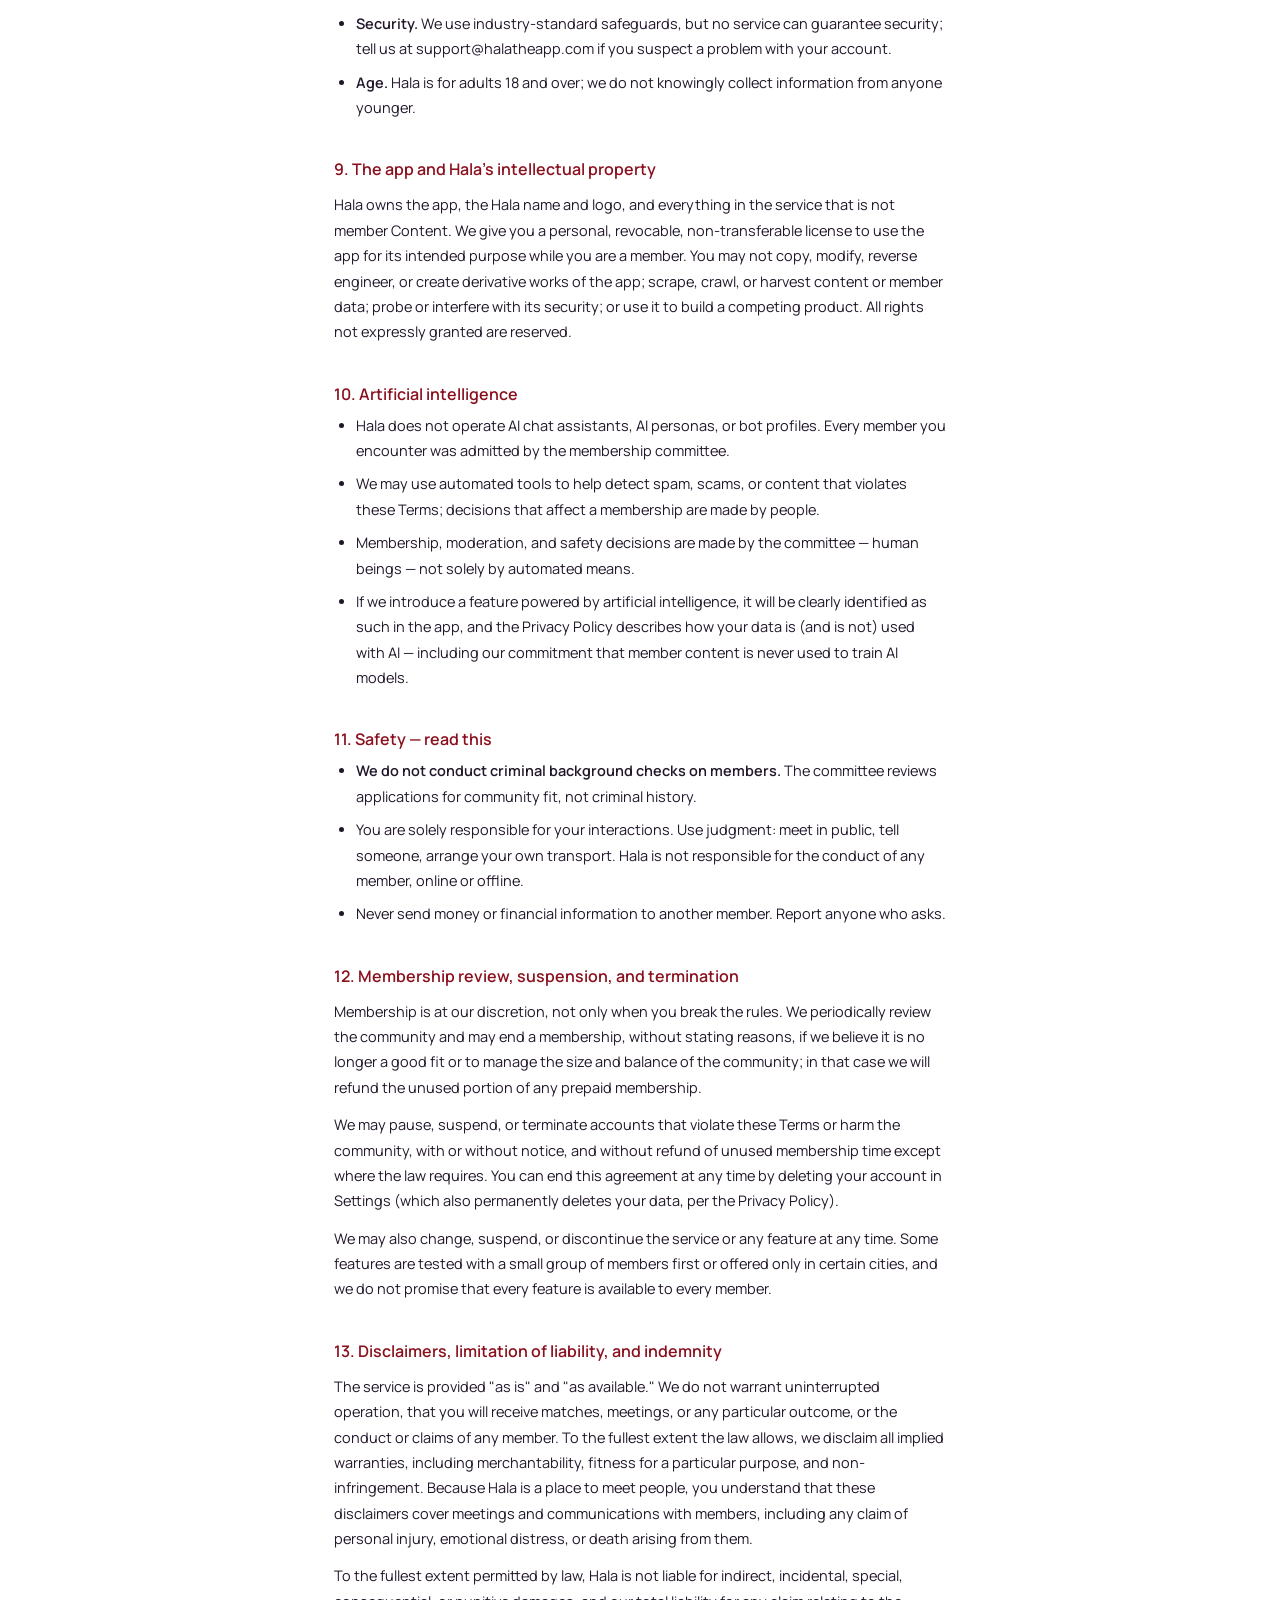
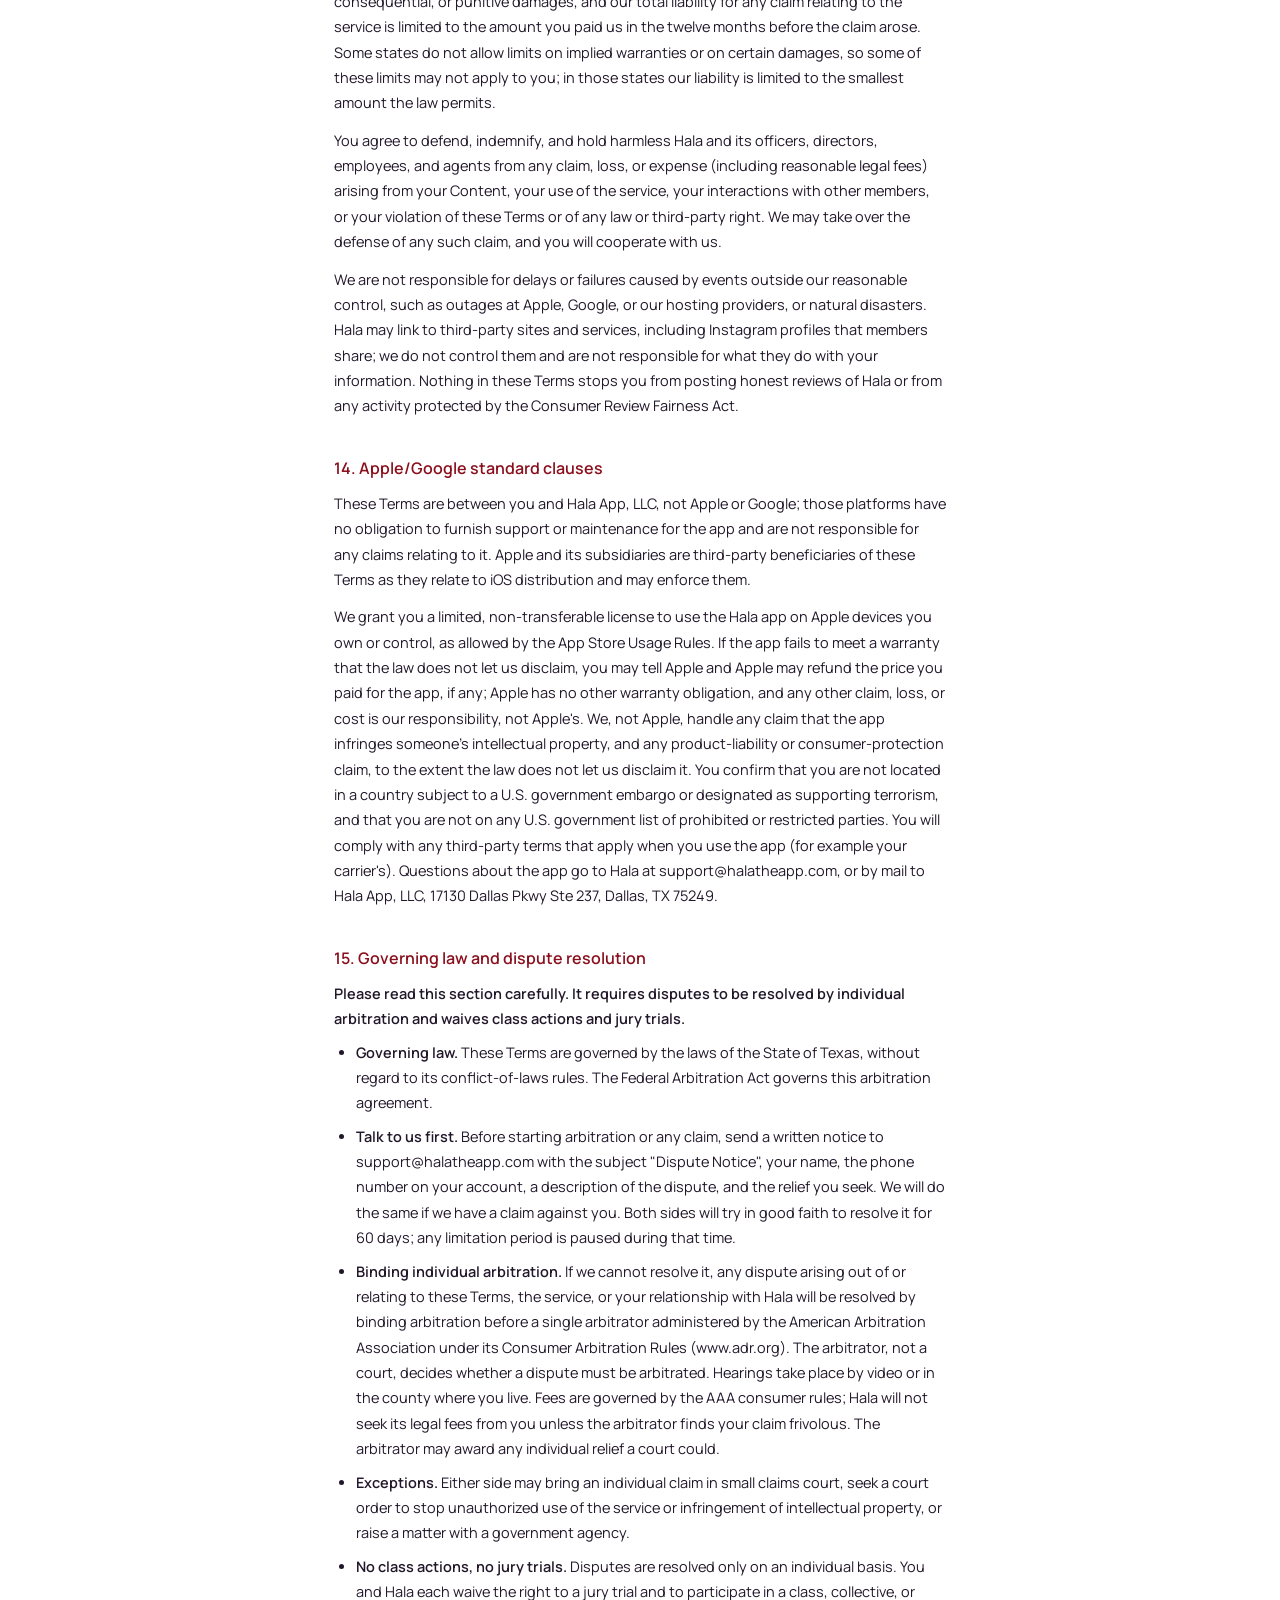
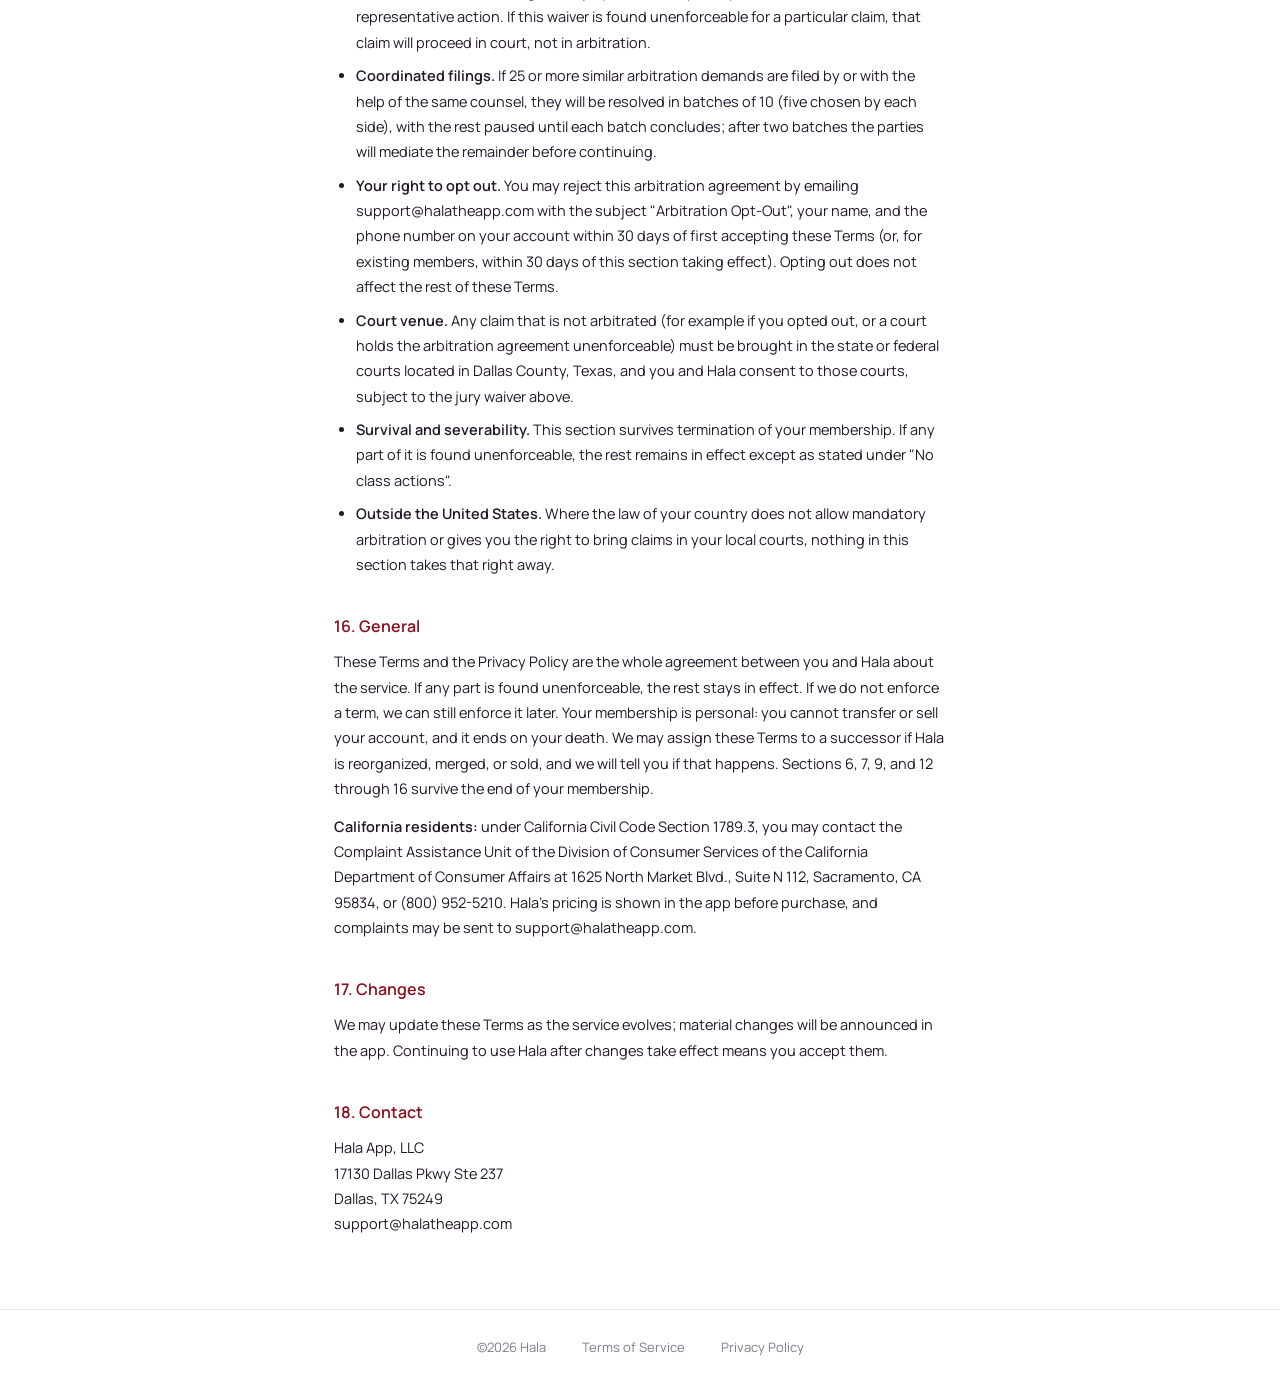
<file: terms.html>
<!doctype html>
<html lang="en">
<head>
  <meta charset="utf-8" />
  <meta name="viewport" content="width=device-width, initial-scale=1" />
  <title>Terms of Service — Hala</title>
  <meta name="description" content="Hala's terms of service." />
  <link rel="icon" type="image/png" href="logo.png?v=5" />
  <link rel="preconnect" href="https://fonts.googleapis.com" />
  <link rel="preconnect" href="https://fonts.gstatic.com" crossorigin />
  <link href="https://fonts.googleapis.com/css2?family=Manrope:wght@400;500;600;700&display=swap" rel="stylesheet" />
  <style>
    :root { --cream:#FFFFFF; --ink:#22172A; --olive:#8A101E; --muted:#7C7C8B; --hairline:rgba(34,23,42,0.10); }
    * { margin:0; padding:0; box-sizing:border-box; }
    body { font-family:'Manrope',system-ui,sans-serif; background:var(--cream); color:var(--ink);
           -webkit-font-smoothing:antialiased; }
    a { color:var(--olive); text-decoration:none; }
    a:hover { text-decoration:underline; }
    nav { display:flex; justify-content:center; align-items:center; gap:12px; padding:22px 24px;
          border-bottom:1px solid var(--hairline); }
    nav img { width:34px; height:34px; border-radius:50%; }
    nav a.home { color:var(--ink); font-weight:500; font-size:14px; }
    main { max-width:660px; margin:0 auto; padding:48px 24px 72px; }
    h1 { font-size:26px; font-weight:600; }
    .meta { margin-top:10px; font-size:13px; color:var(--muted); line-height:1.7; }
    h2 { margin-top:38px; font-size:16px; font-weight:600; color:var(--olive); }
    p, li { margin-top:12px; font-size:14.5px; line-height:1.75; }
    ul { margin-top:4px; padding-left:22px; }
    li { margin-top:8px; }
    b { font-weight:600; }
    footer { border-top:1px solid var(--hairline); padding:28px 24px; display:flex;
             justify-content:center; gap:36px; font-size:13px; color:var(--muted); }
    footer a { color:var(--muted); }
    footer a:hover { color:var(--olive); }
  </style>
</head>
<body>
  <nav>
    <a href="/"><img src="logo.png?v=5" alt="Hala" /></a>
    <a class="home" href="/">halatheapp.com</a>
  </nav>

  <main>
    <h1>Terms of Service</h1>
    <div class="meta">
      Effective date: September 15, 2026 &middot; Last updated: November 9, 2026<br />
      Operator: Hala App, LLC (&ldquo;Hala&rdquo;, &ldquo;we&rdquo;) &middot; Contact: support@halatheapp.com
    </div>

    <h2>1. Agreeing to these Terms</h2>
    <p>By applying to Hala, creating an account, or using the app, you agree to these Terms and to our <a href="/privacy.html">Privacy Policy</a>, which is part of them. If you do not agree, do not apply or use Hala.</p>
    <p>You also agree that we may contact you by SMS at the number you give us (including one-time sign-in codes and important account or safety messages), by email, by push notification, and by notices in the app, and that notices sent any of these ways are effective when sent. Message and data rates may apply. You can stop non-essential texts by replying STOP, but we need to be able to send you sign-in codes and safety notices to run your account.</p>

    <h2>2. What Hala is</h2>
    <p>Hala is a private, membership-based community and dating service. Admission is by application or referral, decided by a membership committee at our sole discretion. Applying does not create a right to membership, and we do not disclose reasons for decisions.</p>

    <h2>3. Eligibility</h2>
    <p>You must be <b>at least 18 years old</b>, legally able to enter this agreement, and never previously removed from Hala for a violation. Your application and profile must be truthful, about yourself, and use your own recent photos.</p>
    <p>You also confirm that you have never been convicted of, or pleaded no contest to, a felony or any crime involving violence, sexual misconduct, or fraud, and are not required to register as a sex offender anywhere; and that you are not subject to U.S. sanctions or located in a country under a U.S. embargo. We rely on these statements. We do not run background checks, and you must not make these statements if they are not true.</p>

    <h2>4. Your account and its security</h2>
    <p>Your account is yours to protect. Keep your phone and sign-in codes private and never share a code with anyone — Hala will never ask you for one. Use a passcode on your device. You are responsible for everything done through your account until you tell us it has been compromised at support@halatheapp.com.</p>
    <p>If you change or give up your phone number, update it in Settings first. Otherwise the person who receives your old number may be able to reach your account, and we are not responsible for that.</p>

    <h2>5. Membership and payment</h2>
    <ul>
      <li>Approved applicants activate membership through an <b>auto-renewing subscription</b> (monthly, six-month, or annual, as offered in the app) purchased via Apple's App Store (or Google Play). The current price of each term is shown in the app before purchase.</li>
      <li><b>Payment is charged to your Apple ID (or Google) account at confirmation of purchase.</b> The subscription <b>renews automatically unless cancelled at least 24 hours before the end of the current period</b>, and renewal is charged within 24 hours before the period ends.</li>
      <li><b>Manage or cancel anytime</b> in your device's subscription settings; cancellation takes effect at the end of the paid period. Deleting the app does not cancel the subscription.</li>
      <li>If your membership lapses, your profile is paused from discovery until it is renewed.</li>
      <li>Except where law requires otherwise, payments are non-refundable; purchases through Apple/Google follow their refund processes.</li>
      <li><b>Price changes and tiers.</b> We may change membership prices or add new tiers. A change to your renewal price will be shown to you by Apple or Google and will not take effect without your agreement where the law or the platform requires it.</li>
      <li><b>Complimentary and promotional memberships</b> are a courtesy, may have conditions we tell you about when we offer them, and can be ended at any time. Promo codes cannot be sold or transferred.</li>
      <li><b>Referrals.</b> Referring someone does not guarantee their admission and earns you no compensation. Only refer people you know personally and who have agreed to be referred; never in bulk or for payment.</li>
      <li><b>Cancellation rights in certain states.</b> If you live in Arizona, California, Connecticut, Illinois, Iowa, Minnesota, New York, North Carolina, Ohio, or Wisconsin, you may cancel your membership without penalty at any time before midnight of the third business day after you first subscribe, and we will refund what you paid. To do so, cancel the subscription in your device settings and email support@halatheapp.com with "Cancel" in the subject line. If you die or become unable to use Hala because of a disability before your paid period ends, you (or your estate) are entitled to a refund of the unused portion; write to us at the address below. Where your state gives you additional rights, we honor them.</li>
    </ul>

    <h2>6. Community standards</h2>
    <p>Trust, respect, and discretion are conditions of membership, not suggestions:</p>
    <ul>
      <li><b>Zero tolerance for objectionable content or abusive behavior</b>: harassment, hate, threats, nudity or sexual content, solicitation, spam, or impersonation will result in content removal and account suspension or termination. Reported content is reviewed and acted on promptly, including ejecting offending members.</li>
      <li><b>Discretion:</b> do not screenshot, record, or share other members' profiles, photos, or conversations, and do not identify or discuss other members publicly (including social media). Doing so is grounds for immediate removal.</li>
      <li><b>Authenticity:</b> one account, your real identity, your own photos. Photos must be genuine, recent images of you — not AI-generated, AI-altered, or edited in ways that materially misrepresent your appearance. Your application and profile must be about your real life, in substance your own; submitting an AI-fabricated application is misrepresentation and grounds for removal.</li>
      <li><b>You, not a bot:</b> every account must be operated personally by its member. Bots, scripts, automated access, and AI agents that browse, swipe, or converse on a member's behalf are prohibited.</li>
      <li><b>No commercial use:</b> no promotion, recruiting, research, or scraping — including any collection or use of Hala content or member data to train artificial-intelligence or machine-learning systems.</li>
    </ul>
    <p>You also may not: ask any member for money, gifts, or financial information, or promote investment schemes; misrepresent your location, marital status, or other facts material to another member; interfere with the service or its security, or access accounts or data not intended for you; collect, harvest, or export other members' information; create a new account or apply again after being removed, or help a removed person return; solicit personal information from anyone under 18; or use Hala to further any illegal activity. We may act on conduct that happens outside Hala, or before you joined, if it shows you are not a fit for the community.</p>
    <p>You can <b>block</b> any member (immediate mutual invisibility) and <b>report</b> any member or content from their profile, any conversation, or Settings → Safety Center.</p>

    <h2>7. Your content</h2>
    <p>"Content" means anything you submit to Hala: photos, your bio and prompts, profile details, messages, reports, and feedback.</p>
    <p><b>Ownership and license.</b> You own your Content. So that we can run the service, you grant Hala a worldwide, non-exclusive, royalty-free license to host, store, reproduce, adapt (for example resizing or cropping), display, and distribute your Content to eligible members, the membership committee, and the service providers that process data on our behalf. This license ends when you delete the Content or your account, except that (a) copies already delivered into another member's conversation remain there, (b) Content under an active safety review or legal hold is kept for that purpose, and (c) routine backups are purged within 30 days.</p>
    <p><b>Your promises about your Content.</b> You confirm that:</p>
    <ul>
      <li>it is yours to share, or you have every right and permission needed (including from anyone who appears in a photo), and it does not infringe anyone's copyright, trademark, privacy, or publicity rights;</li>
      <li>your photos are recent and of you, and contain no minors;</li>
      <li>it does not impersonate anyone or misrepresent who you are;</li>
      <li>it complies with the Community standards in Section 6 — no nudity or sexual content, no harassment, hate, threats, or violence, no illegal activity, no spam, solicitation, or commercial promotion, no one else's private information, and nothing that would embarrass or endanger another member.</li>
    </ul>
    <p><b>Moderation.</b> Hala has no obligation to monitor Content, but we may review, filter, refuse, remove, or restrict any Content at any time, with or without notice, if we believe it violates these Terms or harms the community. Reports are reviewed promptly — objectionable Content is removed and the member responsible is suspended or removed within 24 hours of a substantiated report. Every member can <b>block</b> any other member (immediate mutual invisibility) and <b>report</b> any member or Content from their profile, any conversation, or Settings → Safety Center. Capturing or sharing other members' Content outside Hala is prohibited (Section 6).</p>
    <p><b>Copyright complaints.</b> If you believe Content on Hala infringes your copyright, email support@halatheapp.com with: your contact details, a description and location of the work and the infringing Content, a statement of good-faith belief that the use is unauthorized, a statement under penalty of perjury that the notice is accurate and you are (or act for) the rights holder, and your physical or electronic signature. We remove infringing Content, notify the member, and terminate repeat infringers. Members may submit a counter-notice with the equivalent statements.</p>
    <p><b>Feedback.</b> Ideas or suggestions you send us may be used without restriction or compensation.</p>

    <h2>8. Privacy and your data</h2>
    <p>Our <a href="/privacy.html">Privacy Policy</a> explains what we collect and why; it is part of these Terms. In short:</p>
    <ul>
      <li><b>What we collect:</b> your phone number and email, date of birth, gender, photos, city, industry, education, languages, cultural or religious background where you choose to share it, Instagram handle, application answers, messages, a device token for notifications, and basic usage and diagnostic data.</li>
      <li><b>Sensitive information.</b> Religious and ethnic background are sensitive categories. By adding them to your application or profile you explicitly consent to Hala processing them to run the community and its matching; you can edit or remove them at any time in Edit profile, which withdraws that consent going forward.</li>
      <li><b>We never sell personal information</b> and show no advertising. Data is shared only with the service providers that run the app on our instructions (hosting and database, SMS and email delivery, push notifications, payments, and error reporting), with the membership committee, and where the law requires.</li>
      <li><b>Messages are private.</b> They are read by a person only when a member reports a conversation, or where the law requires.</li>
      <li><b>Location.</b> Hala does not use your phone's GPS. Other members see the city you set on your profile and, if you use the Travel feature, the city and dates you choose. You can change or turn Travel off at any time in Settings. Treat your city as visible to other members and use judgment about how specific you are.</li>
      <li><b>Your controls:</b> edit your profile at any time; delete your account in Settings → Delete account, which permanently deletes your data (report evidence may be retained where required for safety or legal reasons); request a copy of your data at support@halatheapp.com. Depending on where you live (for example California, the EU, or the UK) you may have additional rights described in the Privacy Policy.</li>
      <li><b>Security.</b> We use industry-standard safeguards, but no service can guarantee security; tell us at support@halatheapp.com if you suspect a problem with your account.</li>
      <li><b>Age.</b> Hala is for adults 18 and over; we do not knowingly collect information from anyone younger.</li>
    </ul>

    <h2>9. The app and Hala's intellectual property</h2>
    <p>Hala owns the app, the Hala name and logo, and everything in the service that is not member Content. We give you a personal, revocable, non-transferable license to use the app for its intended purpose while you are a member. You may not copy, modify, reverse engineer, or create derivative works of the app; scrape, crawl, or harvest content or member data; probe or interfere with its security; or use it to build a competing product. All rights not expressly granted are reserved.</p>

    <h2>10. Artificial intelligence</h2>
    <ul>
      <li>Hala does not operate AI chat assistants, AI personas, or bot profiles. Every member you encounter was admitted by the membership committee.</li>
      <li>We may use automated tools to help detect spam, scams, or content that violates these Terms; decisions that affect a membership are made by people.</li>
      <li>Membership, moderation, and safety decisions are made by the committee — human beings — not solely by automated means.</li>
      <li>If we introduce a feature powered by artificial intelligence, it will be clearly identified as such in the app, and the Privacy Policy describes how your data is (and is not) used with AI — including our commitment that member content is never used to train AI models.</li>
    </ul>

    <h2>11. Safety — read this</h2>
    <ul>
      <li><b>We do not conduct criminal background checks on members.</b> The committee reviews applications for community fit, not criminal history.</li>
      <li>You are solely responsible for your interactions. Use judgment: meet in public, tell someone, arrange your own transport. Hala is not responsible for the conduct of any member, online or offline.</li>
      <li>Never send money or financial information to another member. Report anyone who asks.</li>
    </ul>

    <h2>12. Membership review, suspension, and termination</h2>
    <p>Membership is at our discretion, not only when you break the rules. We periodically review the community and may end a membership, without stating reasons, if we believe it is no longer a good fit or to manage the size and balance of the community; in that case we will refund the unused portion of any prepaid membership.</p>
    <p>We may pause, suspend, or terminate accounts that violate these Terms or harm the community, with or without notice, and without refund of unused membership time except where the law requires. You can end this agreement at any time by deleting your account in Settings (which also permanently deletes your data, per the Privacy Policy).</p>
    <p>We may also change, suspend, or discontinue the service or any feature at any time. Some features are tested with a small group of members first or offered only in certain cities, and we do not promise that every feature is available to every member.</p>

    <h2>13. Disclaimers, limitation of liability, and indemnity</h2>
    <p>The service is provided "as is" and "as available." We do not warrant uninterrupted operation, that you will receive matches, meetings, or any particular outcome, or the conduct or claims of any member. To the fullest extent the law allows, we disclaim all implied warranties, including merchantability, fitness for a particular purpose, and non-infringement. Because Hala is a place to meet people, you understand that these disclaimers cover meetings and communications with members, including any claim of personal injury, emotional distress, or death arising from them.</p>
    <p>To the fullest extent permitted by law, Hala is not liable for indirect, incidental, special, consequential, or punitive damages, and our total liability for any claim relating to the service is limited to the amount you paid us in the twelve months before the claim arose. Some states do not allow limits on implied warranties or on certain damages, so some of these limits may not apply to you; in those states our liability is limited to the smallest amount the law permits.</p>
    <p>You agree to defend, indemnify, and hold harmless Hala and its officers, directors, employees, and agents from any claim, loss, or expense (including reasonable legal fees) arising from your Content, your use of the service, your interactions with other members, or your violation of these Terms or of any law or third-party right. We may take over the defense of any such claim, and you will cooperate with us.</p>
    <p>We are not responsible for delays or failures caused by events outside our reasonable control, such as outages at Apple, Google, or our hosting providers, or natural disasters. Hala may link to third-party sites and services, including Instagram profiles that members share; we do not control them and are not responsible for what they do with your information. Nothing in these Terms stops you from posting honest reviews of Hala or from any activity protected by the Consumer Review Fairness Act.</p>

    <h2>14. Apple/Google standard clauses</h2>
    <p>These Terms are between you and Hala App, LLC, not Apple or Google; those platforms have no obligation to furnish support or maintenance for the app and are not responsible for any claims relating to it. Apple and its subsidiaries are third-party beneficiaries of these Terms as they relate to iOS distribution and may enforce them.</p>
    <p>We grant you a limited, non-transferable license to use the Hala app on Apple devices you own or control, as allowed by the App Store Usage Rules. If the app fails to meet a warranty that the law does not let us disclaim, you may tell Apple and Apple may refund the price you paid for the app, if any; Apple has no other warranty obligation, and any other claim, loss, or cost is our responsibility, not Apple's. We, not Apple, handle any claim that the app infringes someone's intellectual property, and any product-liability or consumer-protection claim, to the extent the law does not let us disclaim it. You confirm that you are not located in a country subject to a U.S. government embargo or designated as supporting terrorism, and that you are not on any U.S. government list of prohibited or restricted parties. You will comply with any third-party terms that apply when you use the app (for example your carrier's). Questions about the app go to Hala at support@halatheapp.com, or by mail to Hala App, LLC, 17130 Dallas Pkwy Ste 237, Dallas, TX 75249.</p>

    <h2>15. Governing law and dispute resolution</h2>
    <p><b>Please read this section carefully. It requires disputes to be resolved by individual arbitration and waives class actions and jury trials.</b></p>
    <ul>
      <li><b>Governing law.</b> These Terms are governed by the laws of the State of Texas, without regard to its conflict-of-laws rules. The Federal Arbitration Act governs this arbitration agreement.</li>
      <li><b>Talk to us first.</b> Before starting arbitration or any claim, send a written notice to support@halatheapp.com with the subject "Dispute Notice", your name, the phone number on your account, a description of the dispute, and the relief you seek. We will do the same if we have a claim against you. Both sides will try in good faith to resolve it for 60 days; any limitation period is paused during that time.</li>
      <li><b>Binding individual arbitration.</b> If we cannot resolve it, any dispute arising out of or relating to these Terms, the service, or your relationship with Hala will be resolved by binding arbitration before a single arbitrator administered by the American Arbitration Association under its Consumer Arbitration Rules (www.adr.org). The arbitrator, not a court, decides whether a dispute must be arbitrated. Hearings take place by video or in the county where you live. Fees are governed by the AAA consumer rules; Hala will not seek its legal fees from you unless the arbitrator finds your claim frivolous. The arbitrator may award any individual relief a court could.</li>
      <li><b>Exceptions.</b> Either side may bring an individual claim in small claims court, seek a court order to stop unauthorized use of the service or infringement of intellectual property, or raise a matter with a government agency.</li>
      <li><b>No class actions, no jury trials.</b> Disputes are resolved only on an individual basis. You and Hala each waive the right to a jury trial and to participate in a class, collective, or representative action. If this waiver is found unenforceable for a particular claim, that claim will proceed in court, not in arbitration.</li>
      <li><b>Coordinated filings.</b> If 25 or more similar arbitration demands are filed by or with the help of the same counsel, they will be resolved in batches of 10 (five chosen by each side), with the rest paused until each batch concludes; after two batches the parties will mediate the remainder before continuing.</li>
      <li><b>Your right to opt out.</b> You may reject this arbitration agreement by emailing support@halatheapp.com with the subject "Arbitration Opt-Out", your name, and the phone number on your account within 30 days of first accepting these Terms (or, for existing members, within 30 days of this section taking effect). Opting out does not affect the rest of these Terms.</li>
      <li><b>Court venue.</b> Any claim that is not arbitrated (for example if you opted out, or a court holds the arbitration agreement unenforceable) must be brought in the state or federal courts located in Dallas County, Texas, and you and Hala consent to those courts, subject to the jury waiver above.</li>
      <li><b>Survival and severability.</b> This section survives termination of your membership. If any part of it is found unenforceable, the rest remains in effect except as stated under "No class actions".</li>
      <li><b>Outside the United States.</b> Where the law of your country does not allow mandatory arbitration or gives you the right to bring claims in your local courts, nothing in this section takes that right away.</li>
    </ul>

    <h2>16. General</h2>
    <p>These Terms and the Privacy Policy are the whole agreement between you and Hala about the service. If any part is found unenforceable, the rest stays in effect. If we do not enforce a term, we can still enforce it later. Your membership is personal: you cannot transfer or sell your account, and it ends on your death. We may assign these Terms to a successor if Hala is reorganized, merged, or sold, and we will tell you if that happens. Sections 6, 7, 9, and 12 through 16 survive the end of your membership.</p>
    <p><b>California residents:</b> under California Civil Code Section 1789.3, you may contact the Complaint Assistance Unit of the Division of Consumer Services of the California Department of Consumer Affairs at 1625 North Market Blvd., Suite N 112, Sacramento, CA 95834, or (800) 952-5210. Hala's pricing is shown in the app before purchase, and complaints may be sent to support@halatheapp.com.</p>

    <h2>17. Changes</h2>
    <p>We may update these Terms as the service evolves; material changes will be announced in the app. Continuing to use Hala after changes take effect means you accept them.</p>

    <h2>18. Contact</h2>
    <p>Hala App, LLC<br />17130 Dallas Pkwy Ste 237<br />Dallas, TX 75249<br />support@halatheapp.com</p>
  </main>

  <footer>
    <span>&copy;2026 Hala</span>
    <a href="/terms.html">Terms of Service</a>
    <a href="/privacy.html">Privacy Policy</a>
  </footer>
</body>
</html>
</file>
<file: admin/assets/index-CRYZe0pM.css>
:root{--olive: #8A101E;--olive-tint: #B03A46;--cream: #FFFFFF;--cream-deep: #F3F3F3;--ink: #2d2d2d;--muted: #7c7c8b;--gold: #c9a961;--danger: #cc3531;--line: #e6e8ec}*{box-sizing:border-box;margin:0}body{background:var(--cream);color:var(--ink);font-family:Manrope,sans-serif;min-height:100vh}#root{max-width:1080px;margin:0 auto;padding:24px 20px 80px}.brand{display:flex;align-items:center;gap:12px}.brand img.logo{width:40px;height:40px}.login img.logo{width:56px;height:56px;margin:0 auto 14px;display:block}.brand .disc{width:40px;height:40px;border-radius:50%;background:var(--olive);color:#fff;display:flex;align-items:center;justify-content:center;font-family:Manrope,sans-serif;font-size:15px}.brand h1{font-size:18px;font-weight:600}.brand .sub{color:var(--muted);font-size:12px;letter-spacing:2px;text-transform:uppercase}header.bar{display:flex;align-items:center;justify-content:space-between;margin-bottom:24px}nav.tabs{display:flex;gap:4px;background:#fff;border:1px solid var(--line);border-radius:999px;padding:4px}nav.tabs button{border:0;background:transparent;padding:8px 18px;border-radius:999px;font-family:inherit;font-size:13px;font-weight:500;color:var(--muted);cursor:pointer}nav.tabs button.active{background:var(--olive);color:#fff}nav.tabs button .count{margin-left:6px;background:var(--gold);color:#fff;border-radius:999px;font-size:10px;padding:1px 7px;font-weight:600}.signout{border:0;background:transparent;color:var(--muted);font-family:inherit;font-size:12px;cursor:pointer;text-decoration:underline}.login{max-width:360px;margin:12vh auto 0;background:#fff;border-radius:20px;padding:32px;box-shadow:0 10px 40px #22172a14;text-align:center}.login .disc{margin:0 auto 14px;width:56px;height:56px;font-size:20px}.login h2{font-size:18px;margin-bottom:4px}.login p{color:var(--muted);font-size:13px;margin-bottom:20px}.login input{width:100%;margin-bottom:10px;padding:12px 14px;border-radius:12px;border:1px solid var(--line);font-family:inherit;font-size:14px;outline-color:var(--olive)}.login .error{color:var(--danger);font-size:12px;margin:6px 0}.btn{border:0;border-radius:12px;padding:11px 18px;font-family:inherit;font-size:13px;font-weight:600;cursor:pointer}.btn.primary{background:var(--olive);color:#fff;width:100%}.btn.approve{background:var(--olive);color:#fff}.btn.reject{background:#fff;color:var(--danger);border:1px solid var(--danger)}.btn.quiet{background:var(--cream-deep);color:var(--ink)}.btn.tiny{padding:7px 12px;font-size:12px;border-radius:10px}.btn:disabled{opacity:.5;cursor:default}.grid{display:grid;grid-template-columns:repeat(auto-fill,minmax(320px,1fr));gap:16px}.card{background:#fff;border-radius:20px;overflow:hidden;box-shadow:0 6px 24px #22172a0f;display:flex;flex-direction:column}.photos{display:flex;gap:4px;height:220px;overflow-x:auto;background:var(--cream-deep)}.photos img{height:100%;flex:1 1 0;object-fit:cover;min-width:120px}.photos .none{flex:1;display:flex;align-items:center;justify-content:center;color:var(--muted);font-size:12px}.card .body{padding:16px 18px 18px;display:flex;flex-direction:column;gap:8px;flex:1}.card h3{font-size:16px;font-weight:600}.card .meta{color:var(--muted);font-size:12px}.card .bio{font-size:13px;color:var(--ink);line-height:1.5}.card .kv{font-size:12px;color:var(--muted)}.card .kv b{color:var(--ink);font-weight:500}.card .actions{display:flex;gap:8px;margin-top:auto;padding-top:12px}.card .actions .btn{flex:1}.rows{display:flex;flex-direction:column;gap:8px}.row{background:#fff;border-radius:16px;padding:12px 16px;display:flex;align-items:center;gap:14px;box-shadow:0 3px 12px #22172a0d}.row img.avatar{width:44px;height:44px;border-radius:50%;object-fit:cover}.row .avatar.blank{width:44px;height:44px;border-radius:50%;background:var(--cream-deep);display:flex;align-items:center;justify-content:center;color:var(--olive);font-weight:600}.row .who{flex:1;min-width:0}.row .who .name{font-size:14px;font-weight:600}.row .who .meta{font-size:12px;color:var(--muted)}.row .actions{display:flex;gap:6px}.chip{font-size:11px;font-weight:600;padding:3px 10px;border-radius:999px}.chip.approved{background:#e7efdc;color:var(--olive)}.chip.paused{background:#fdf0d5;color:#9a7b23}.chip.suspended{background:#fbe2e0;color:var(--danger)}.chip.member{background:var(--olive);color:#fff}.chip.comp{background:var(--gold);color:#fff}.chip.none{background:var(--cream-deep);color:var(--muted)}.empty{text-align:center;color:var(--muted);padding:60px 0;font-size:14px}.section-note{color:var(--muted);font-size:12px;margin:0 0 14px}.details{margin-top:10px;padding-top:10px;border-top:1px solid rgba(45,45,45,.08);display:grid;gap:4px}.expand-hint{color:#7c7c8b;font-weight:400}.clickable{cursor:zoom-in}.lightbox{position:fixed;top:0;right:0;bottom:0;left:0;background:#151011eb;z-index:1000;display:flex;align-items:center;justify-content:center;cursor:zoom-out}.lightbox img{max-width:min(92vw,900px);max-height:90vh;object-fit:contain;border-radius:8px;cursor:default;box-shadow:0 20px 60px #00000080}.lb-close,.lb-nav{position:absolute;background:#ffffff1f;color:#fff;border:0;border-radius:999px;width:44px;height:44px;font-size:26px;line-height:44px;cursor:pointer}.lb-close:hover,.lb-nav:hover{background:#ffffff3d}.lb-close{top:18px;right:18px}.lb-nav{top:50%;transform:translateY(-50%);font-size:34px}.lb-prev{left:18px}.lb-next{right:18px}.lb-count{position:absolute;bottom:18px;left:50%;transform:translate(-50%);color:#ffffffbf;font-size:13px}.member{border-radius:14px}.member.open{background:#fff;box-shadow:0 1px 2px #0000000f}.member.open .row{background:transparent;box-shadow:none}.clickable-row{cursor:pointer}.member-details{padding:0 16px 16px;margin-top:0}.member-details .photo-strip{display:flex;gap:6px;overflow-x:auto;padding-bottom:10px}.member-details .photo-strip img{height:160px;width:128px;object-fit:cover;border-radius:10px;flex:0 0 auto}.member-details .kv-grid{display:grid;grid-template-columns:repeat(auto-fill,minmax(260px,1fr));gap:6px 18px}.member-details .kv{font-size:12.5px;color:var(--muted)}.member-details .kv b{color:var(--ink);font-weight:500;word-break:break-word}
</file>
